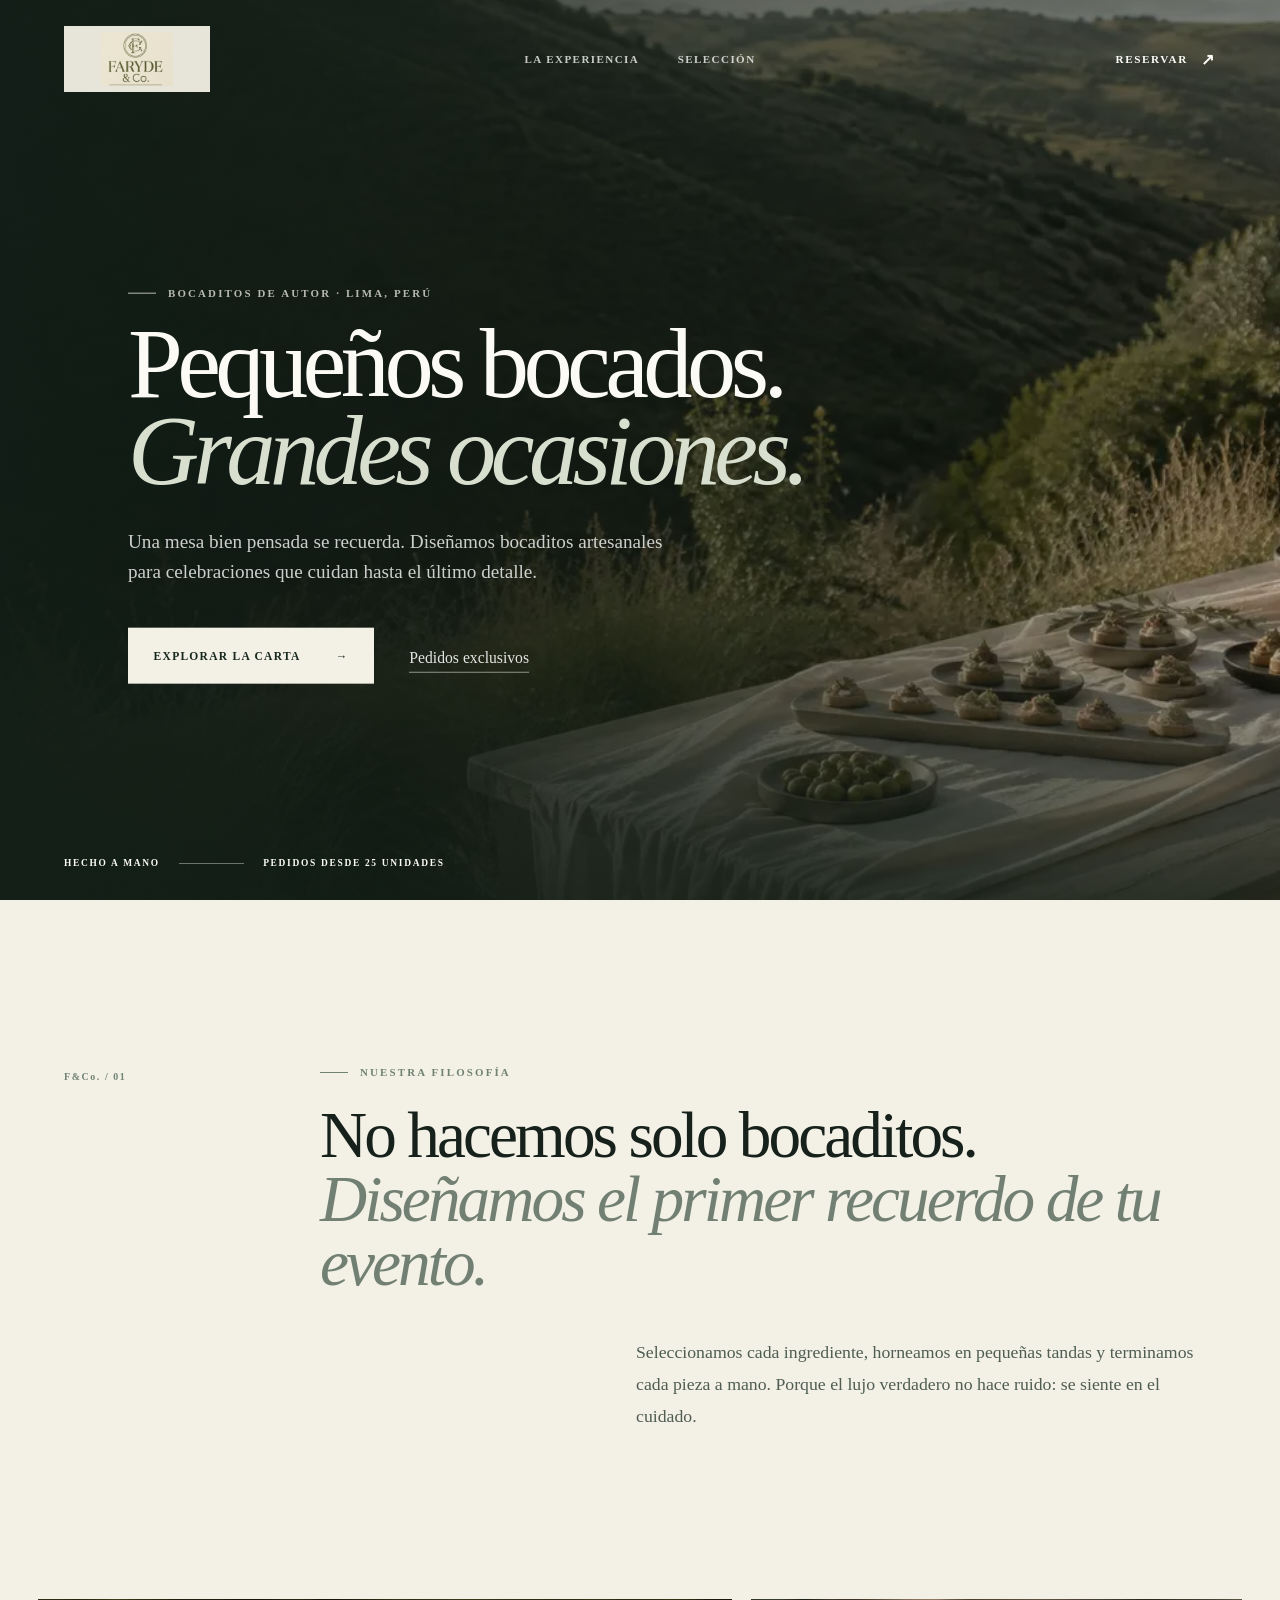
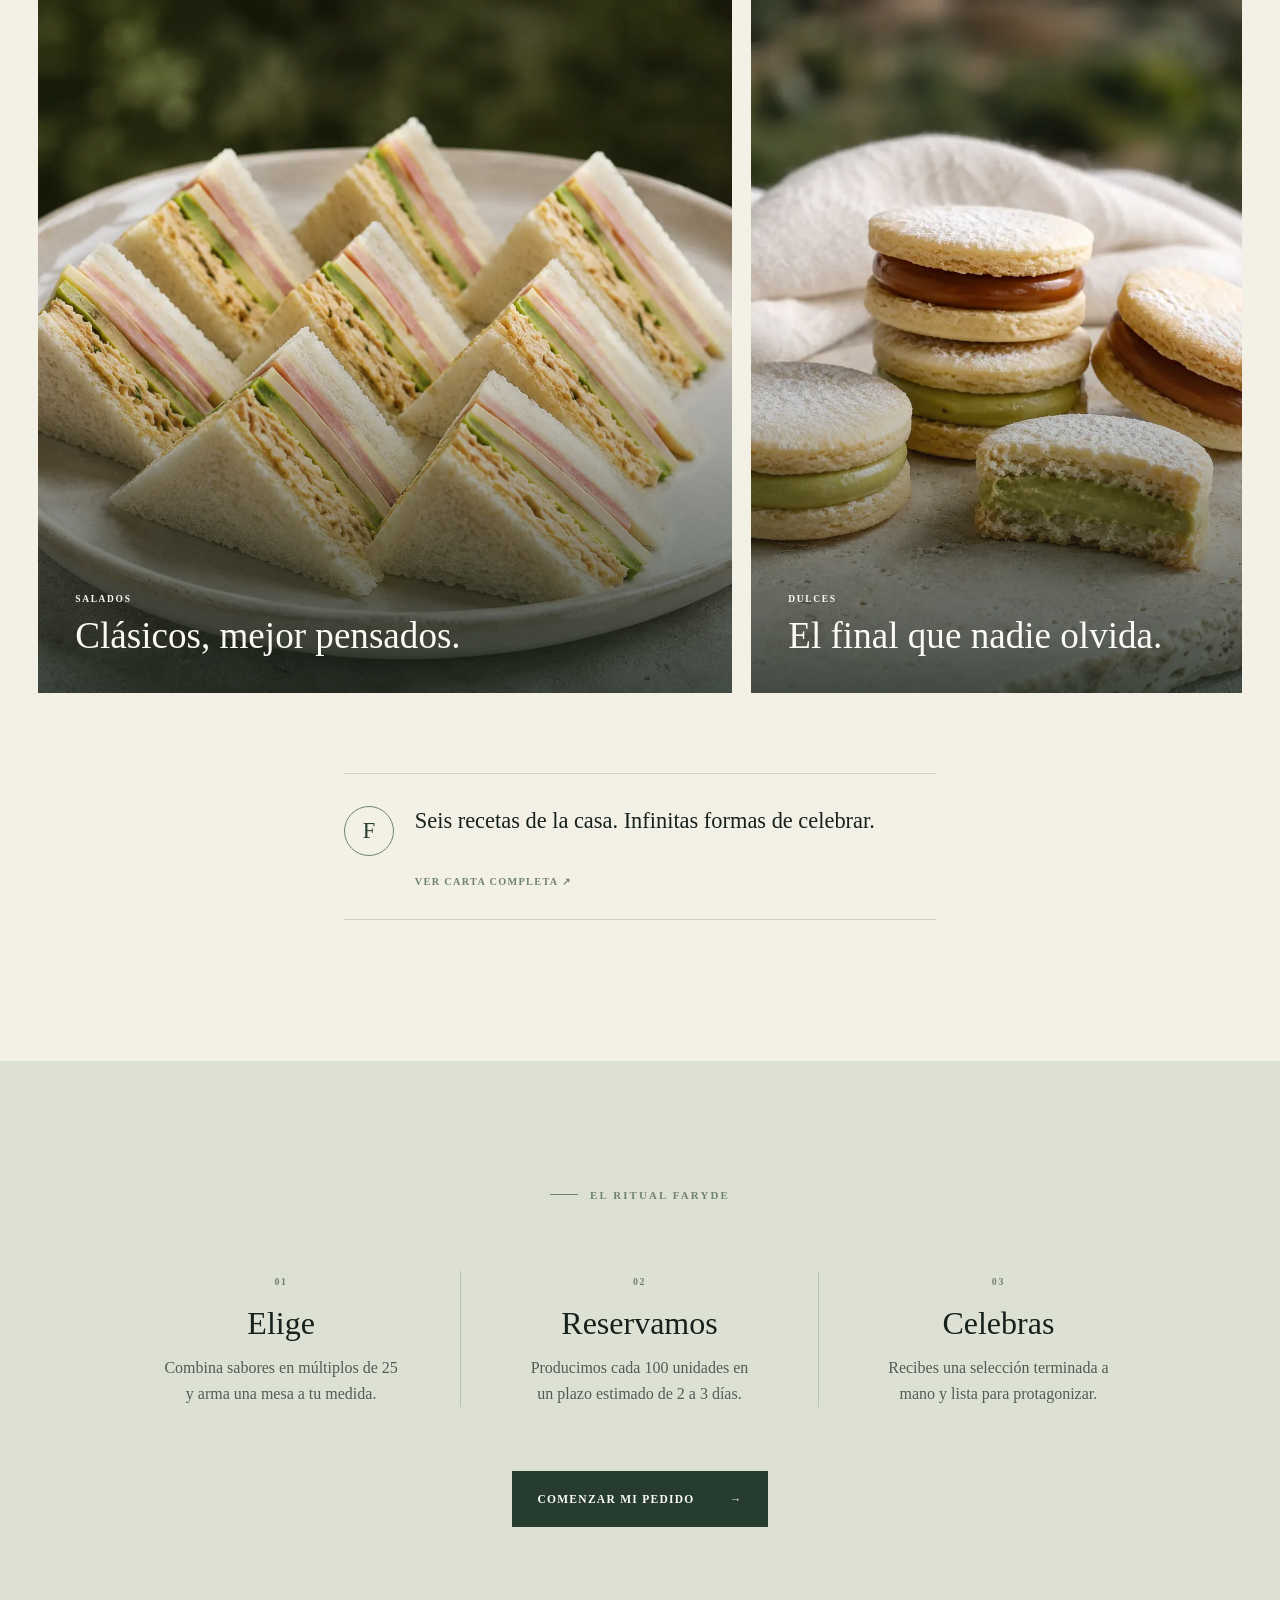
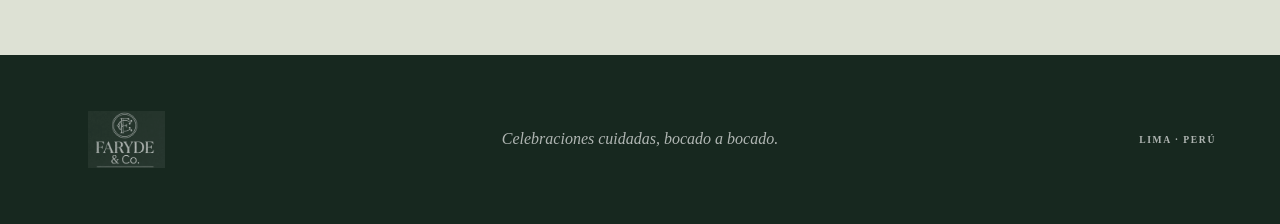
<file: index.html>
<!doctype html>
<html lang="es">
  <head>
    <meta charset="UTF-8" />
    <meta name="viewport" content="width=device-width, initial-scale=1.0" />
    <meta name="theme-color" content="#263c2f" />
    <meta
      name="description"
      content="Bocaditos artesanales para eventos: salados, dulces y experiencias cuidadas hasta el último detalle."
    />
    <link rel="icon" href="./favicon.svg" />
    <title>Faryde &amp; Co. — Bocaditos para Eventos</title>
    <script type="module" crossorigin src="./assets/index-DD1lXlvi.js"></script>
    <link rel="stylesheet" crossorigin href="./assets/index-CtFGhWg_.css">
  </head>
  <body>
    <div id="root"></div>
  </body>
</html>
</file>
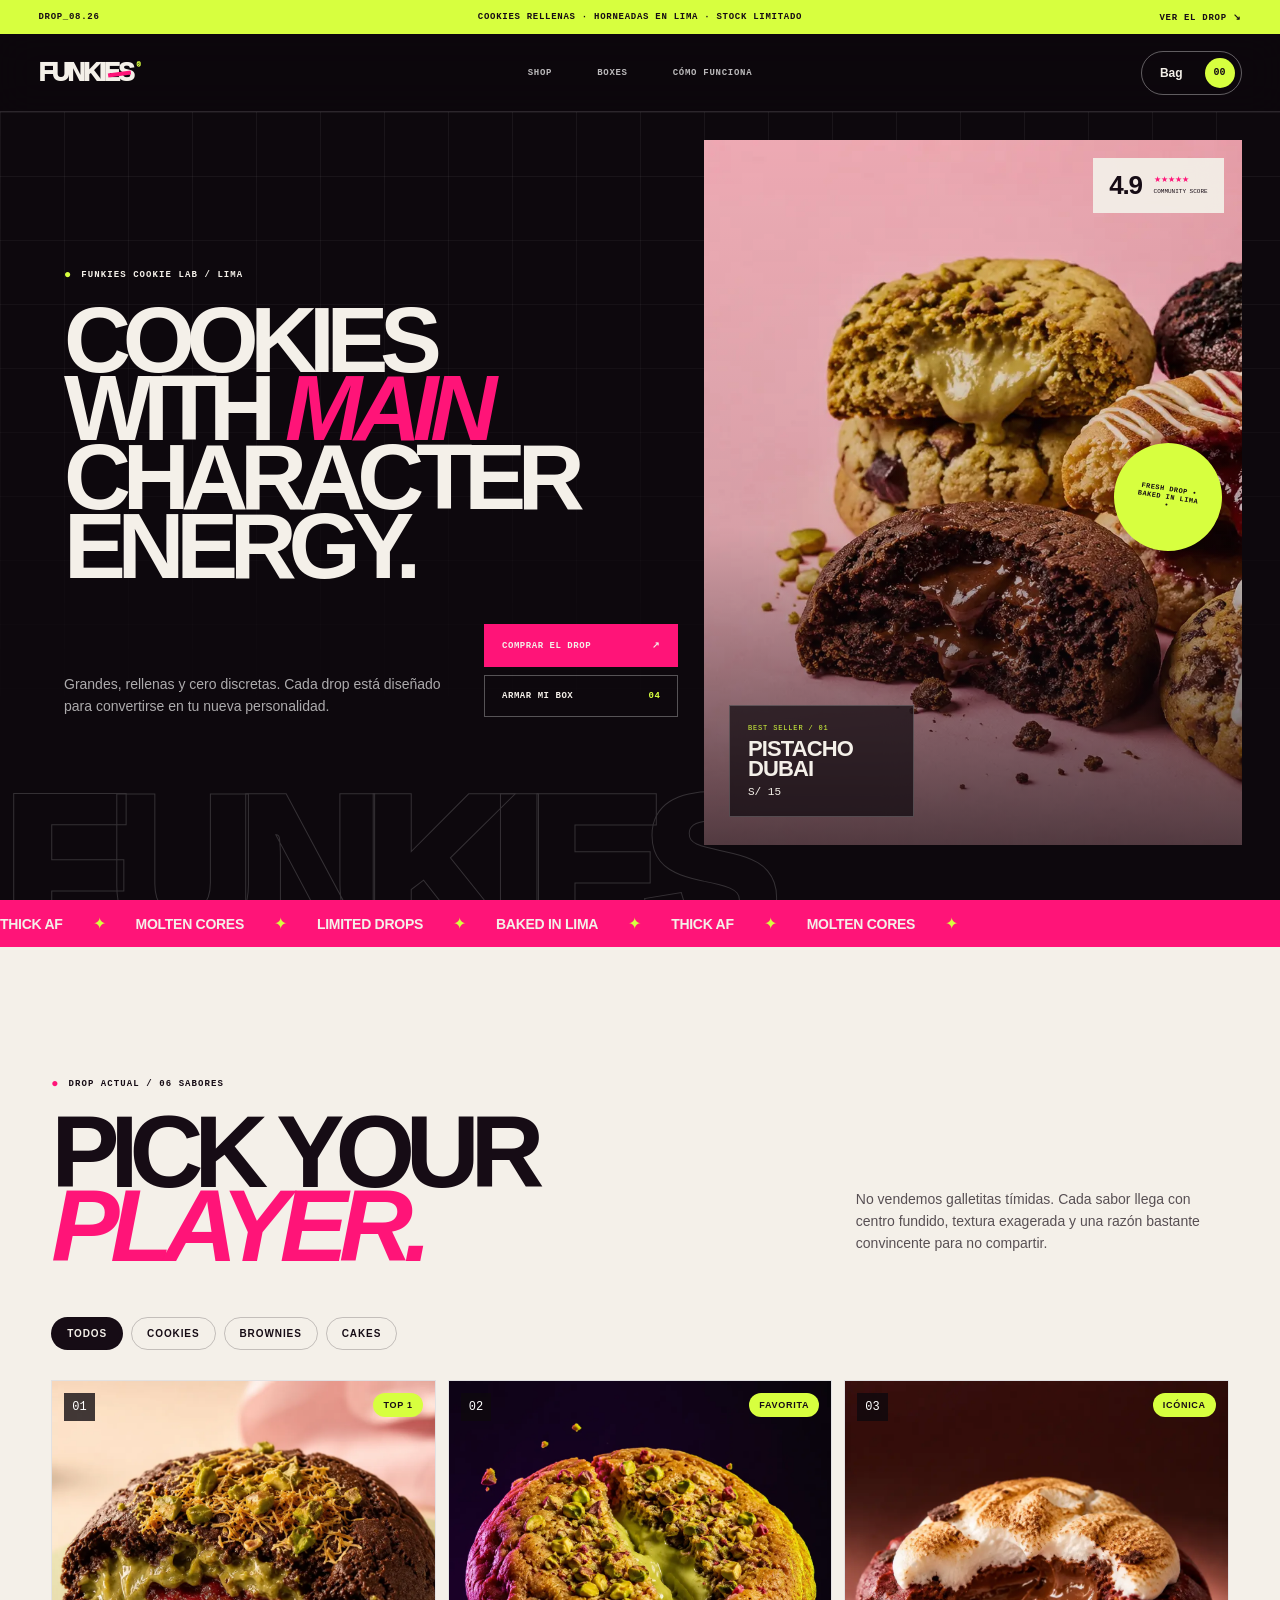
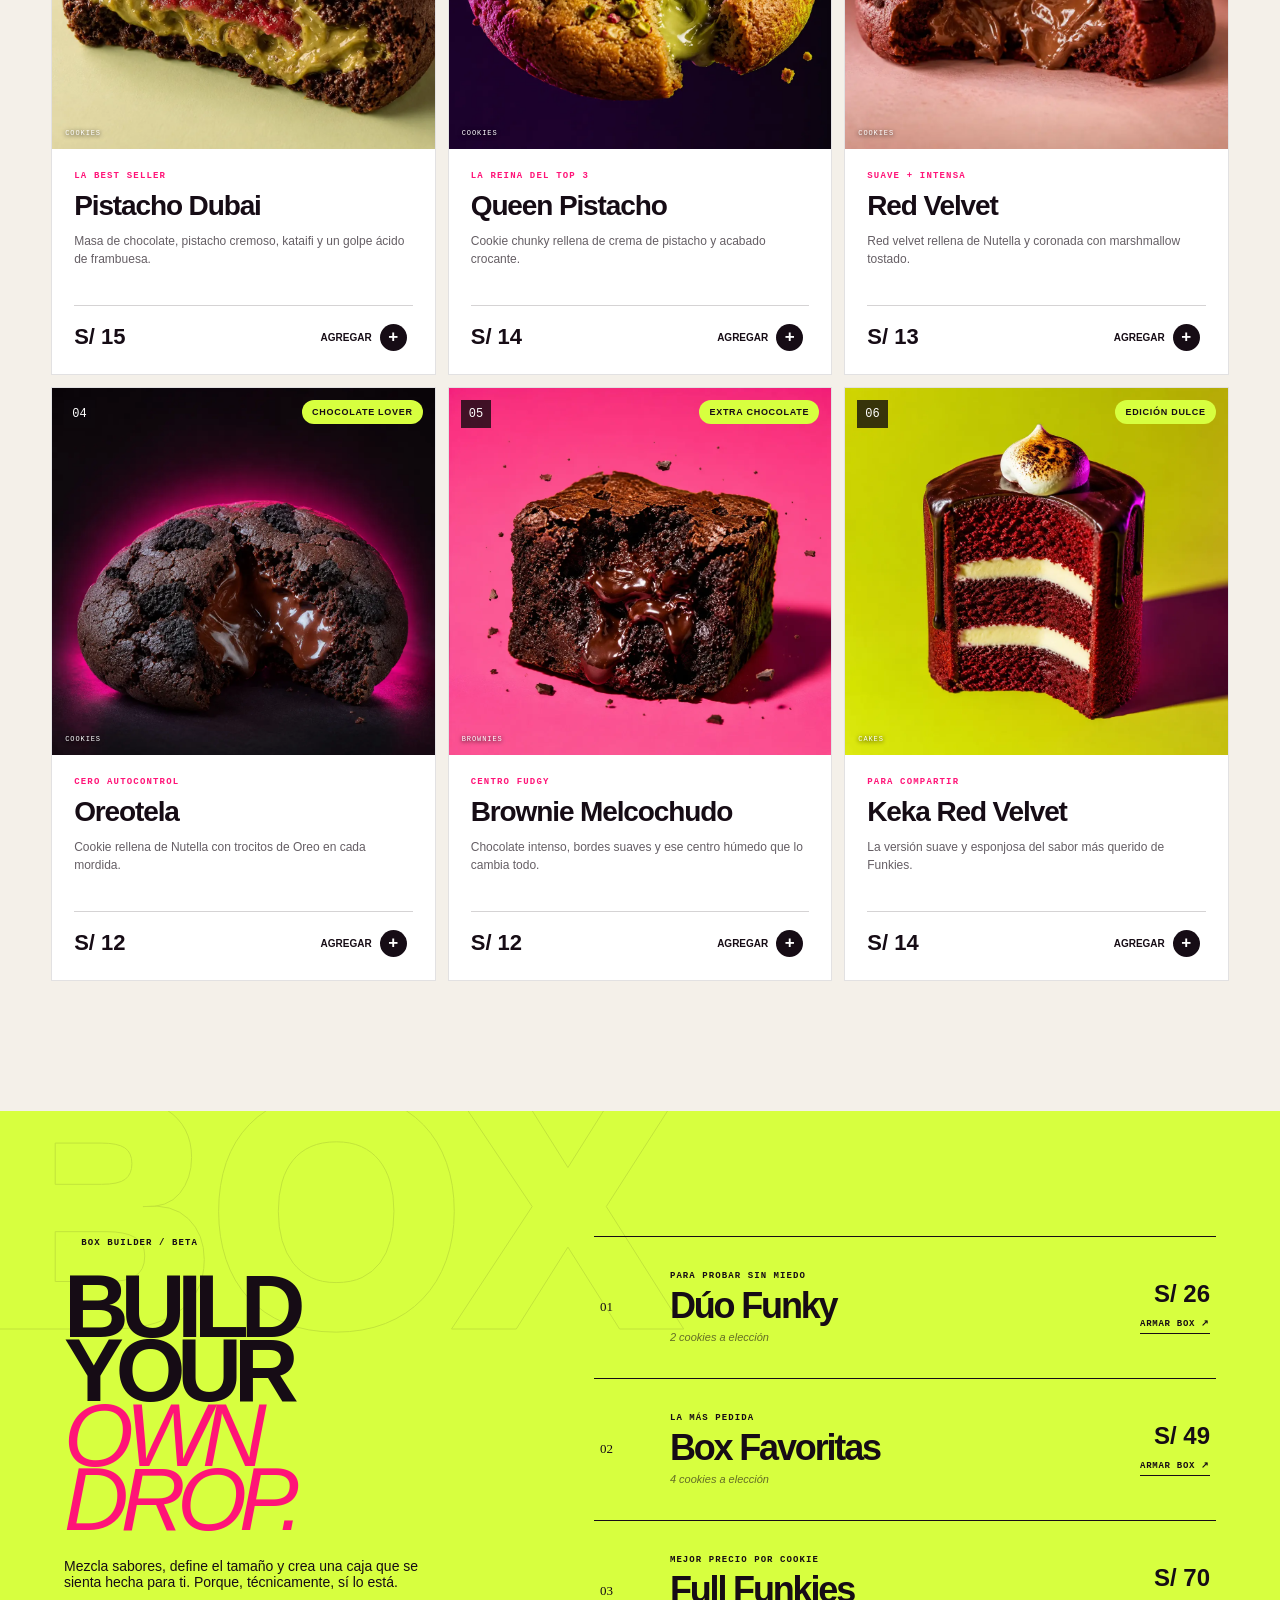
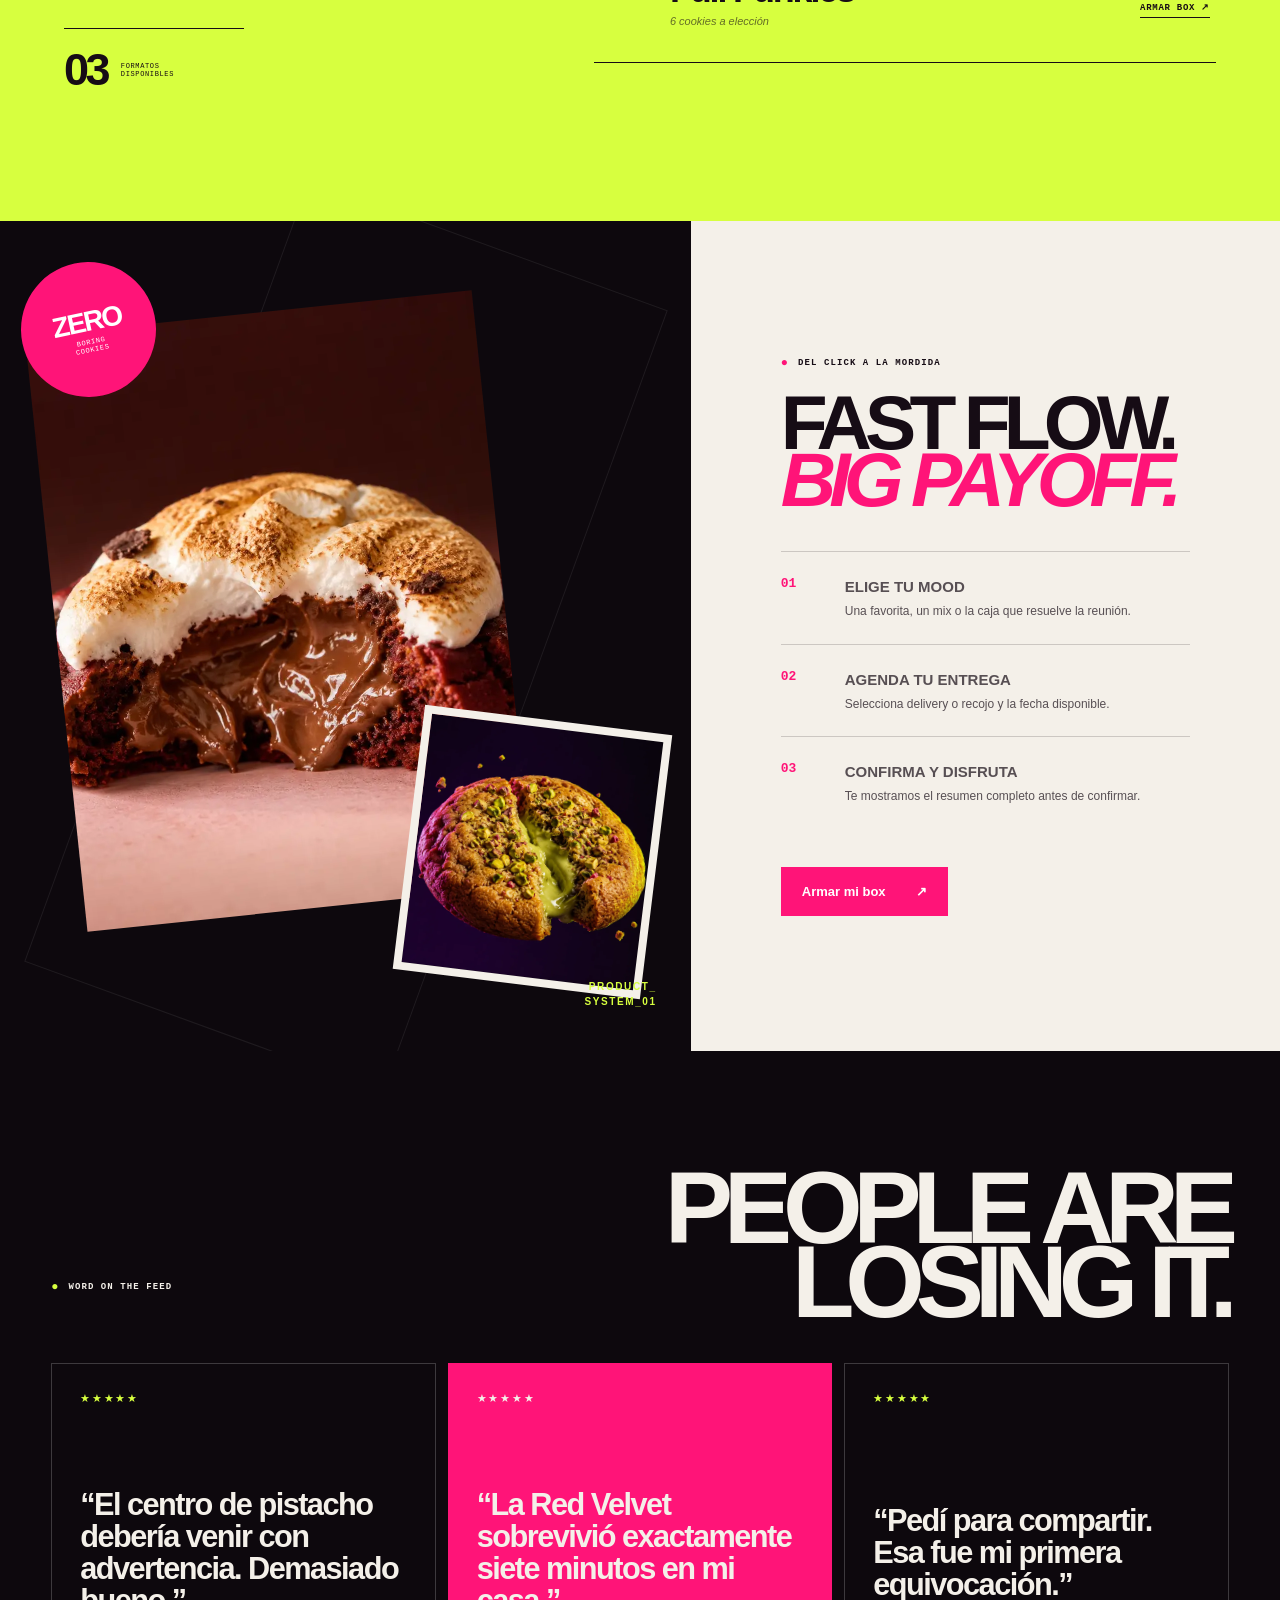
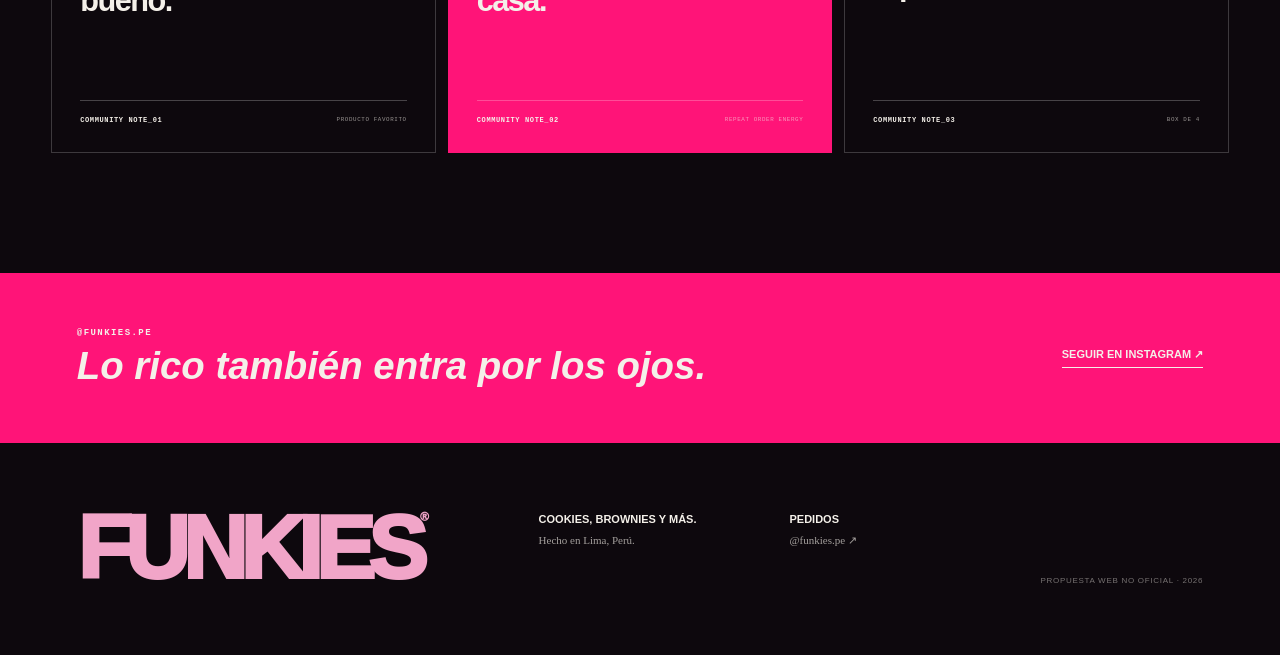
<file: funkies/index.html>
<!doctype html>
<html lang="es"><head><meta charset="utf-8"><meta name="viewport" content="width=device-width,initial-scale=1"><meta name="theme-color" content="#efabc9"><title>Funkies — Antojos fuera de serie</title><meta name="description" content="Cookies rellenas, brownies y antojos artesanales en Lima."><style>

:root {
  --font-geist-sans: Arial, Helvetica, sans-serif;
  --font-geist-mono: "Courier New", Courier, monospace;
  --ink: #251a20;
  --pink: #efabc9;
  --pink-hot: #da1977;
  --pink-soft: #f7d9e7;
  --cream: #fff7ec;
  --cocoa: #321e27;
  --pistachio: #c9d996;
  --line: rgba(37, 26, 32, 0.18);
}

* { box-sizing: border-box; }
html { scroll-behavior: smooth; }
body {
  margin: 0;
  background: var(--cream);
  color: var(--ink);
  font-family: Arial, Helvetica, sans-serif;
  overflow-x: hidden;
}
button, a { font: inherit; }
a { color: inherit; text-decoration: none; }
button { color: inherit; }

.demo-bar {
  background: var(--ink);
  color: #fff;
  font-size: 10px;
  letter-spacing: .17em;
  padding: 8px 20px;
  text-align: center;
  text-transform: uppercase;
}

.site-header {
  align-items: center;
  background: rgba(255, 247, 236, .9);
  backdrop-filter: blur(18px);
  border-bottom: 1px solid var(--line);
  display: grid;
  grid-template-columns: 1fr auto 1fr;
  min-height: 76px;
  padding: 0 5vw;
  position: sticky;
  top: 0;
  z-index: 40;
}
.brand { align-items: center; display: flex; font-size: 22px; font-weight: 950; letter-spacing: -.04em; gap: 10px; width: max-content; }
.brand-dot { align-items: center; background: var(--pink); border-radius: 50%; color: var(--pink-hot); display: flex; font-size: 20px; height: 38px; justify-content: center; width: 38px; }
.site-header nav { display: flex; gap: 34px; }
.site-header nav a { font-size: 12px; font-weight: 700; letter-spacing: .05em; }
.cart-pill { align-items: center; background: transparent; border: 1px solid var(--ink); border-radius: 999px; cursor: pointer; display: flex; gap: 14px; justify-self: end; padding: 7px 8px 7px 16px; }
.cart-pill span { font-size: 12px; font-weight: 700; }
.cart-pill strong { align-items: center; background: var(--pink-hot); border-radius: 50%; color: #fff; display: flex; height: 30px; justify-content: center; min-width: 30px; }

.hero { display: grid; grid-template-columns: 1.02fr .98fr; min-height: calc(100vh - 104px); }
.hero-copy { align-self: center; padding: 8vw 6vw 6vw; }
.eyebrow { align-items: center; display: flex; font-size: 11px; font-weight: 800; letter-spacing: .17em; margin: 0 0 25px; text-transform: uppercase; }
.eyebrow span { background: var(--pink-hot); border-radius: 50%; height: 7px; margin-right: 10px; width: 7px; }
.hero h1 { font-size: clamp(62px, 7.1vw, 112px); letter-spacing: -.075em; line-height: .87; margin: 0; max-width: 830px; }
.hero h1 em { color: var(--pink-hot); display: block; font-family: Georgia, serif; font-weight: 400; }
.hero-description { font-family: Georgia, serif; font-size: 18px; line-height: 1.6; margin: 32px 0; max-width: 560px; }
.hero-actions { align-items: center; display: flex; gap: 27px; }
.button { align-items: center; border-radius: 999px; display: inline-flex; font-size: 13px; font-weight: 800; gap: 30px; justify-content: center; padding: 16px 20px; }
.button-dark { background: var(--ink); color: #fff; }
.button-dark span { color: var(--pink); font-size: 17px; }
.text-link { border-bottom: 1px solid var(--ink); font-size: 12px; font-weight: 800; padding-bottom: 6px; }
.text-link span { margin-left: 9px; }
.proof-row { border-top: 1px solid var(--line); display: grid; gap: 22px; grid-template-columns: repeat(3, 1fr); margin-top: 58px; padding-top: 22px; }
.proof-row div { display: flex; flex-direction: column; gap: 6px; }
.proof-row strong { font-size: 11px; text-transform: uppercase; }
.proof-row span { font-family: Georgia, serif; font-size: 12px; opacity: .62; }

.hero-art { background: var(--pink) url('assets/funkies-hero.webp') center/cover no-repeat; min-height: 650px; overflow: hidden; position: relative; }
.hero-art::before { background: linear-gradient(180deg, rgba(37,26,32,0) 55%, rgba(37,26,32,.46)); content: ""; inset: 0; position: absolute; }
.hero-sticker { align-items: center; background: var(--cream); border: 1px solid var(--ink); border-radius: 50%; display: flex; flex-direction: column; font-family: Georgia, serif; font-size: 14px; height: 152px; justify-content: center; left: 7%; line-height: 1.1; position: absolute; text-align: center; top: 11%; transform: rotate(-11deg); width: 152px; z-index: 3; }
.hero-sticker strong { font-family: Arial, sans-serif; font-size: 14px; margin-top: 4px; text-transform: uppercase; }
.hero-sticker small { font-size: 8px; margin-top: 8px; }
.cookie { background: #7e4d31; border: 2px solid #43271f; border-radius: 46% 54% 50% 50%; box-shadow: inset -25px -25px 0 rgba(50,25,19,.13), 0 25px 40px rgba(37,26,32,.18); position: absolute; }
.cookie::before, .cookie::after, .cookie span { background: #281719; border-radius: 50%; content: ""; height: 12%; position: absolute; width: 12%; }
.cookie::before { left: 26%; top: 22%; }
.cookie::after { right: 22%; top: 45%; }
.cookie span { bottom: 23%; left: 39%; }
.cookie-one { height: 300px; left: 27%; top: 22%; transform: rotate(13deg); width: 300px; }
.cookie-two { background: #9fb566; height: 235px; right: -3%; top: 45%; transform: rotate(-18deg); width: 235px; }
.cookie-three { background: #60293a; bottom: -7%; height: 270px; left: 12%; transform: rotate(28deg); width: 270px; }
.hero-art > .cookie { display: none; }
.hero-note { bottom: 5%; color: var(--cream); font-size: 11px; font-weight: 800; letter-spacing: .12em; line-height: 1.5; position: absolute; right: 6%; text-align: right; text-transform: uppercase; }

.menu-preview { background: var(--ink); color: var(--cream); padding: 100px 5vw 120px; }
.section-heading { align-items: end; display: grid; gap: 30px; grid-template-columns: 1.4fr .6fr; margin-bottom: 48px; }
.section-heading h2 { font-size: clamp(46px, 5.5vw, 82px); letter-spacing: -.065em; line-height: .95; margin: 0; }
.section-heading > p { font-family: Georgia, serif; font-size: 15px; line-height: 1.6; margin: 0 0 8px; opacity: .7; }
.filter-row { display: flex; gap: 8px; margin: -18px 0 32px; overflow-x: auto; padding-bottom: 4px; }
.filter-row button { background: transparent; border: 1px solid rgba(255,247,236,.35); border-radius: 999px; color: var(--cream); cursor: pointer; font-size: 10px; font-weight: 900; letter-spacing: .09em; padding: 10px 15px; text-transform: uppercase; }
.filter-row button.active { background: var(--cream); color: var(--ink); }
.product-grid { display: grid; gap: 14px; grid-template-columns: repeat(3, 1fr); }
.product-card { background: var(--cream); color: var(--ink); min-width: 0; }
.product-visual { background: #eec6d8; height: 270px; overflow: hidden; position: relative; }
.product-card.pistachio .product-visual,
.product-card.queen .product-visual { background: #dbe5b9 url('assets/funkies-pistachio.webp') center/cover no-repeat; }
.product-card.velvet .product-visual { background: #b84a65 url('assets/funkies-red-velvet.webp') center/cover no-repeat; }
.product-card.oreo .product-visual { background: #d9d0cb; }
.product-card.brownie .product-visual { background: #b98d7a; }
.product-card.cake .product-visual { background-color: #c46b80; }
.product-index { font-family: Georgia, serif; font-size: 12px; left: 15px; opacity: .7; position: absolute; top: 15px; }
.product-badge { background: var(--cream); border-radius: 999px; font-size: 9px; font-weight: 900; letter-spacing: .08em; padding: 7px 10px; position: absolute; right: 12px; text-transform: uppercase; top: 12px; z-index: 2; }
.mini-cookie { background: #6e402c; border: 1px solid #41251f; border-radius: 49%; bottom: -10px; box-shadow: 0 22px 35px rgba(37,26,32,.22); height: 210px; left: 50%; position: absolute; transform: translateX(-50%) rotate(-8deg); width: 210px; }
.mini-cookie::before, .mini-cookie::after, .mini-cookie i { background: #241316; border-radius: 50%; content: ""; height: 17px; position: absolute; width: 17px; }
.mini-cookie::before { left: 46px; top: 45px; }
.mini-cookie::after { right: 46px; top: 90px; }
.mini-cookie i { bottom: 46px; left: 92px; }
.velvet .mini-cookie { background: #713345; }
.queen .mini-cookie, .pistachio .mini-cookie { background: #76634a; }
.oreo .mini-cookie { background: #4a3a38; }
.brownie .mini-cookie { background: #3c2221; border-radius: 18px; height: 180px; transform: translateX(-50%) rotate(-4deg); width: 220px; }
.pistachio .mini-cookie, .queen .mini-cookie, .velvet .mini-cookie { display: none; }
.product-info { padding: 24px; }
.product-info > p { color: var(--pink-hot); font-size: 9px; font-weight: 900; letter-spacing: .13em; margin: 0 0 9px; text-transform: uppercase; }
.product-info h3 { font-size: 25px; letter-spacing: -.04em; margin: 0 0 10px; }
.product-info > span { display: block; font-family: Georgia, serif; font-size: 12px; line-height: 1.5; min-height: 55px; opacity: .66; }
.product-action { align-items: center; border-top: 1px solid var(--line); display: flex; justify-content: space-between; margin-top: 18px; padding-top: 17px; }
.product-action strong { font-size: 19px; }
.product-action button { align-items: center; background: transparent; border: 0; cursor: pointer; display: flex; font-size: 10px; font-weight: 900; gap: 8px; text-transform: uppercase; }
.product-action button b { align-items: center; background: var(--pink-hot); border-radius: 50%; color: #fff; display: flex; font-size: 17px; height: 27px; justify-content: center; width: 27px; }

.packs-section { background: var(--pink); display: grid; gap: 8vw; grid-template-columns: .78fr 1.22fr; padding: 120px 6vw; }
.packs-intro { align-self: center; }
.packs-intro h2 { font-size: clamp(48px, 5.2vw, 82px); letter-spacing: -.065em; line-height: .92; margin: 0 0 26px; }
.packs-intro h2 em { color: var(--cream); font-family: Georgia, serif; font-weight: 400; }
.packs-intro > p:last-child { font-family: Georgia, serif; font-size: 16px; line-height: 1.6; max-width: 430px; }
.pack-list { border-top: 1px solid var(--ink); }
.pack-card { align-items: center; background: transparent; border: 0; border-bottom: 1px solid var(--ink); color: var(--ink); cursor: pointer; display: grid; gap: 22px; grid-template-columns: 48px 1fr auto; padding: 30px 5px; text-align: left; transition: background .2s, padding .2s; width: 100%; }
.pack-card:hover { background: rgba(255,247,236,.3); padding-left: 18px; padding-right: 18px; }
.pack-number { font-family: Georgia, serif; font-size: 13px; }
.pack-copy { display: flex; flex-direction: column; gap: 4px; }
.pack-copy small { font-size: 9px; font-weight: 900; letter-spacing: .12em; text-transform: uppercase; }
.pack-copy strong { font-size: 29px; letter-spacing: -.04em; }
.pack-copy em { font-family: Georgia, serif; font-size: 13px; opacity: .7; }
.pack-price { align-items: flex-end; display: flex; flex-direction: column; font-size: 24px; font-weight: 900; }
.pack-price b { border-bottom: 1px solid var(--ink); font-size: 9px; letter-spacing: .08em; margin-top: 10px; padding-bottom: 4px; text-transform: uppercase; }

.ritual-section { background: var(--cream); display: grid; grid-template-columns: 1fr 1fr; min-height: 760px; }
.ritual-photo { align-items: center; background: var(--cocoa); display: flex; justify-content: center; overflow: hidden; position: relative; }
.ritual-photo::before { border: 1px solid rgba(255,255,255,.25); border-radius: 50%; content: ""; height: 70%; position: absolute; width: 70%; }
.ritual-photo img { border-radius: 50%; box-shadow: 0 25px 70px rgba(0,0,0,.3); max-width: 60%; position: relative; transform: rotate(-7deg); z-index: 1; }
.ritual-photo > span { bottom: 5%; color: var(--pink); font-size: 10px; font-weight: 900; letter-spacing: .16em; line-height: 1.5; position: absolute; right: 5%; text-align: right; }
.ritual-content { align-self: center; padding: 90px 9vw; }
.ritual-content h2 { font-size: clamp(52px, 5vw, 78px); letter-spacing: -.06em; line-height: .92; margin: 0 0 42px; }
.ritual-content ol { list-style: none; margin: 0 0 38px; padding: 0; }
.ritual-content li { align-items: start; border-top: 1px solid var(--line); display: grid; gap: 22px; grid-template-columns: 42px 1fr; padding: 20px 0; }
.ritual-content li b { color: var(--pink-hot); font-family: Georgia, serif; font-size: 13px; }
.ritual-content li span { display: flex; flex-direction: column; font-family: Georgia, serif; font-size: 13px; gap: 6px; line-height: 1.4; opacity: .7; }
.ritual-content li strong { font-family: Arial, sans-serif; font-size: 14px; opacity: 1; text-transform: uppercase; }
.button-hot { background: var(--pink-hot); color: #fff; }

.instagram-strip { align-items: center; background: var(--pistachio); display: flex; justify-content: space-between; padding: 55px 6vw; }
.instagram-strip div { display: flex; flex-direction: column; gap: 6px; }
.instagram-strip span { font-size: 9px; font-weight: 900; letter-spacing: .16em; }
.instagram-strip strong { font-family: Georgia, serif; font-size: clamp(22px, 3vw, 42px); font-weight: 400; }
.instagram-strip a { border-bottom: 1px solid var(--ink); font-size: 11px; font-weight: 900; padding-bottom: 6px; text-transform: uppercase; }
footer { align-items: start; background: var(--ink); color: var(--cream); display: grid; gap: 40px; grid-template-columns: 2fr 1fr 1fr auto; padding: 70px 6vw; }
.footer-brand { color: var(--pink); font-size: clamp(48px, 7vw, 105px); font-weight: 950; letter-spacing: -.08em; line-height: .8; }
.footer-brand span { font-size: 12px; vertical-align: top; }
footer > div:not(.footer-brand) { display: flex; flex-direction: column; font-size: 11px; gap: 9px; }
footer > div:not(.footer-brand) strong { text-transform: uppercase; }
footer > div:not(.footer-brand) span, footer > div:not(.footer-brand) a { font-family: Georgia, serif; opacity: .65; }
footer small { align-self: end; font-size: 8px; letter-spacing: .09em; opacity: .45; text-transform: uppercase; }

.overlay { align-items: stretch; background: rgba(31,18,25,.66); display: flex; inset: 0; justify-content: flex-end; position: fixed; z-index: 100; }
.cart-drawer { background: var(--cream); box-shadow: -20px 0 70px rgba(0,0,0,.22); display: grid; grid-template-rows: auto 1fr auto; height: 100%; max-width: 520px; width: 100%; }
.drawer-head, .builder-head { align-items: start; border-bottom: 1px solid var(--line); display: flex; justify-content: space-between; padding: 30px 34px 24px; }
.drawer-head p, .builder-head p { color: var(--pink-hot); font-size: 9px; font-weight: 900; letter-spacing: .13em; margin: 0 0 5px; text-transform: uppercase; }
.drawer-head h2, .builder-head h2 { font-size: 32px; letter-spacing: -.05em; margin: 0; }
.drawer-head > button, .builder-head > button { background: transparent; border: 1px solid var(--ink); border-radius: 50%; cursor: pointer; font-size: 25px; height: 38px; line-height: 1; width: 38px; }
.drawer-body { overflow-y: auto; padding: 8px 34px; }
.empty-cart { align-items: center; display: flex; flex-direction: column; justify-content: center; min-height: 420px; text-align: center; }
.empty-cart > span { font-size: 55px; }
.empty-cart h3 { font-size: 28px; margin: 16px 0 5px; }
.empty-cart p { font-family: Georgia, serif; font-size: 14px; line-height: 1.5; max-width: 280px; opacity: .65; }
.empty-cart button, .keep-shopping { background: transparent; border: 0; border-bottom: 1px solid var(--ink); cursor: pointer; font-size: 10px; font-weight: 900; padding: 6px 0; text-transform: uppercase; }
.cart-line { align-items: center; border-bottom: 1px solid var(--line); display: grid; gap: 14px; grid-template-columns: 76px 1fr auto; padding: 18px 0; }
.cart-thumb { background-color: var(--pink-soft); background-position: center; background-size: cover; height: 76px; width: 76px; }
.cart-thumb.oreo { background: #4a3a38; }
.cart-thumb.brownie { background: #3c2221; }
.box-thumb { align-items: center; background: var(--pink); display: flex; font-size: 28px; font-weight: 900; justify-content: center; }
.cart-line > div:nth-child(2) { display: flex; flex-direction: column; min-width: 0; }
.cart-line > div:nth-child(2) strong { font-size: 14px; }
.cart-line > div:nth-child(2) span { display: -webkit-box; font-family: Georgia, serif; font-size: 10px; line-height: 1.4; margin-top: 5px; opacity: .6; overflow: hidden; -webkit-box-orient: vertical; -webkit-line-clamp: 2; }
.qty { align-items: center; border: 1px solid var(--line); border-radius: 999px; display: flex; }
.qty button { background: transparent; border: 0; cursor: pointer; height: 30px; width: 30px; }
.qty button:disabled { cursor: not-allowed; opacity: .25; }
.qty b { font-size: 11px; min-width: 14px; text-align: center; }
.drawer-foot { border-top: 1px solid var(--line); padding: 22px 34px 28px; }
.drawer-foot > div { display: flex; justify-content: space-between; }
.drawer-foot > div strong { font-size: 22px; }
.drawer-foot > small { display: block; font-family: Georgia, serif; font-size: 10px; margin: 7px 0 16px; opacity: .6; }
.checkout-button { align-items: center; background: var(--ink); border: 0; color: #fff; cursor: pointer; display: flex; font-size: 11px; font-weight: 900; justify-content: space-between; letter-spacing: .06em; padding: 17px 19px; text-transform: uppercase; width: 100%; }
.checkout-button:disabled { cursor: not-allowed; opacity: .35; }
.checkout-button span { color: var(--pink); font-size: 18px; }
.keep-shopping { display: block; margin: 14px auto 0; }

.pack-overlay { align-items: center; justify-content: center; padding: 25px; }
.pack-builder { background: var(--cream); max-height: 92vh; max-width: 700px; overflow-y: auto; width: 100%; }
.builder-progress { background: #eadfe2; height: 5px; position: relative; }
.builder-progress > span { background: var(--pink-hot); height: 100%; left: 0; position: absolute; top: 0; transition: width .2s; }
.builder-progress p { font-size: 9px; font-weight: 900; letter-spacing: .08em; margin: 12px 34px 0; text-align: right; text-transform: uppercase; }
.builder-flavors { padding: 13px 34px 20px; }
.builder-flavor { align-items: center; border-bottom: 1px solid var(--line); display: grid; gap: 15px; grid-template-columns: 65px 1fr auto; padding: 13px 0; }
.flavor-dot { background: var(--pink); background-position: center; background-size: cover; border-radius: 50%; height: 65px; width: 65px; }
.flavor-dot.oreo { background: #4a3a38; }
.builder-flavor > div:nth-child(2) { display: flex; flex-direction: column; gap: 4px; }
.builder-flavor > div:nth-child(2) span { font-family: Georgia, serif; font-size: 11px; opacity: .6; }
.pack-builder > .checkout-button { margin: 0 34px 30px; width: calc(100% - 68px); }

.checkout-shell { background: var(--cream); inset: 0; overflow-y: auto; position: fixed; z-index: 120; }
.checkout-header { align-items: center; border-bottom: 1px solid var(--line); display: grid; grid-template-columns: 1fr auto 1fr; min-height: 82px; padding: 0 5vw; }
.checkout-header > button { background: transparent; border: 0; cursor: pointer; font-size: 11px; font-weight: 900; justify-self: end; text-transform: uppercase; }
.checkout-steps { align-items: center; display: flex; }
.checkout-steps b { align-items: center; background: transparent; border: 1px solid var(--line); border-radius: 50%; display: flex; font-size: 9px; height: 25px; justify-content: center; position: relative; width: 25px; }
.checkout-steps b.active { background: var(--pink-hot); border-color: var(--pink-hot); color: white; }
.checkout-steps b span { color: var(--ink); font-size: 8px; left: 50%; letter-spacing: .08em; position: absolute; text-transform: uppercase; top: 32px; transform: translateX(-50%); }
.checkout-steps i { background: var(--line); height: 1px; width: 75px; }
.checkout-layout { display: grid; grid-template-columns: 1fr 390px; margin: 0 auto; max-width: 1180px; min-height: calc(100vh - 83px); }
.checkout-form { padding: 80px 8vw 90px 20px; }
.checkout-form section { margin: 0 auto; max-width: 660px; }
.checkout-form h2 { font-size: clamp(42px, 5vw, 70px); letter-spacing: -.06em; line-height: .95; margin: 0 0 42px; }
.checkout-form label { display: flex; flex-direction: column; font-size: 9px; font-weight: 900; gap: 8px; letter-spacing: .09em; margin-bottom: 19px; text-transform: uppercase; }
.checkout-form input, .checkout-form select, .checkout-form textarea { background: #fffdf8; border: 1px solid var(--line); border-radius: 0; color: var(--ink); font-family: Arial, sans-serif; font-size: 14px; outline: 0; padding: 15px; text-transform: none; width: 100%; }
.checkout-form input:focus, .checkout-form select:focus, .checkout-form textarea:focus { border-color: var(--pink-hot); }
.checkout-form textarea { min-height: 90px; resize: vertical; }
.field-row { display: grid; gap: 16px; grid-template-columns: 1fr 1fr; }
.choice-grid { display: grid; gap: 12px; grid-template-columns: 1fr 1fr; margin-bottom: 22px; }
.choice-grid button { background: transparent; border: 1px solid var(--line); cursor: pointer; display: flex; flex-direction: column; padding: 20px; text-align: left; }
.choice-grid button.active { background: var(--pink-soft); border-color: var(--pink-hot); }
.choice-grid button b { font-size: 15px; }
.choice-grid button span { font-family: Georgia, serif; font-size: 11px; margin-top: 5px; opacity: .6; }
.form-nav { align-items: center; display: flex; gap: 25px; justify-content: flex-end; margin-top: 25px; }
.form-nav > button:first-child { background: transparent; border: 0; cursor: pointer; font-size: 10px; font-weight: 900; text-transform: uppercase; }
.form-nav .checkout-button { width: auto; min-width: 260px; }
.order-summary { background: var(--pink-soft); border-left: 1px solid var(--line); padding: 72px 42px; }
.order-summary > p { color: var(--pink-hot); font-size: 9px; font-weight: 900; letter-spacing: .12em; margin: 0; text-transform: uppercase; }
.order-summary h3 { font-size: 34px; letter-spacing: -.04em; margin: 6px 0 32px; }
.summary-lines { border-bottom: 1px solid var(--line); border-top: 1px solid var(--line); padding: 14px 0; }
.summary-lines div, .summary-totals div { display: flex; font-size: 11px; gap: 15px; justify-content: space-between; padding: 8px 0; }
.summary-lines span { font-family: Georgia, serif; }
.summary-totals { padding-top: 12px; }
.summary-totals div:last-child { border-top: 1px solid var(--line); font-size: 18px; margin-top: 8px; padding-top: 17px; }
.order-summary > small { display: block; font-family: Georgia, serif; font-size: 9px; margin-top: 17px; opacity: .55; }
.payment-list { display: grid; gap: 10px; margin-bottom: 20px; }
.payment-list button { align-items: center; background: transparent; border: 1px solid var(--line); cursor: pointer; display: flex; gap: 15px; padding: 16px; text-align: left; }
.payment-list button.active { background: var(--pink-soft); border-color: var(--pink-hot); }
.payment-list button i { color: var(--pink-hot); font-style: normal; }
.payment-list button span { display: flex; flex-direction: column; gap: 4px; }
.payment-list button b { font-size: 13px; }
.payment-list button small { font-family: Georgia, serif; opacity: .6; }
.demo-payment { background: #f1e7cf; border-left: 3px solid #c89e37; margin: 20px 0; padding: 16px; }
.demo-payment strong { font-size: 10px; text-transform: uppercase; }
.demo-payment p { font-family: Georgia, serif; font-size: 11px; line-height: 1.5; margin: 5px 0 0; opacity: .7; }
.checkout-form label.terms { align-items: start; flex-direction: row; font-family: Georgia, serif; font-size: 10px; font-weight: 400; letter-spacing: 0; line-height: 1.5; text-transform: none; }
.terms input { margin: 2px 0 0; width: auto; }
.order-success { align-items: center; display: flex; flex-direction: column; justify-content: center; margin: 0 auto; max-width: 700px; min-height: calc(100vh - 83px); padding: 60px 20px; text-align: center; }
.order-success > span { align-items: center; background: var(--pistachio); border-radius: 50%; display: flex; font-size: 35px; height: 80px; justify-content: center; width: 80px; }
.order-success > p:first-of-type { color: var(--pink-hot); font-size: 9px; font-weight: 900; letter-spacing: .14em; margin-top: 25px; text-transform: uppercase; }
.order-success h2 { font-size: clamp(50px, 7vw, 90px); letter-spacing: -.07em; line-height: .9; margin: 8px 0 22px; }
.order-success > strong { border: 1px solid var(--ink); font-size: 13px; letter-spacing: .15em; padding: 12px 20px; }
.order-success > p:last-of-type { font-family: Georgia, serif; font-size: 13px; line-height: 1.6; max-width: 500px; opacity: .65; }
.order-success > div { display: flex; gap: 15px; margin-top: 20px; }
.order-success a, .order-success button { background: var(--ink); border: 0; color: #fff; cursor: pointer; font-size: 10px; font-weight: 900; padding: 16px 19px; text-transform: uppercase; }
.order-success button { background: transparent; border: 1px solid var(--ink); color: var(--ink); }

@media (max-width: 980px) {
  .site-header { grid-template-columns: 1fr 1fr; }
  .site-header nav { display: none; }
  .hero { grid-template-columns: 1fr; }
  .hero-copy { padding: 80px 6vw 55px; }
  .hero-art { min-height: 620px; }
  .product-grid { grid-template-columns: repeat(2, 1fr); }
  .packs-section { grid-template-columns: 1fr; }
  .ritual-section { grid-template-columns: 1fr; }
  .ritual-photo { min-height: 580px; }
  footer { grid-template-columns: 1fr 1fr; }
  .footer-brand { grid-column: 1 / -1; }
  .checkout-layout { grid-template-columns: 1fr 330px; }
  .checkout-form { padding-left: 30px; padding-right: 30px; }
}
@media (max-width: 620px) {
  .demo-bar { font-size: 8px; }
  .site-header { min-height: 66px; padding: 0 18px; }
  .brand { font-size: 18px; }
  .brand-dot { height: 32px; width: 32px; }
  .cart-pill span { display: none; }
  .hero h1 { font-size: 58px; }
  .hero-actions { align-items: flex-start; flex-direction: column; }
  .proof-row { grid-template-columns: 1fr; }
  .hero-art { min-height: 500px; }
  .cookie-one { height: 230px; left: 24%; top: 24%; width: 230px; }
  .cookie-two { height: 175px; width: 175px; }
  .cookie-three { height: 190px; width: 190px; }
  .hero-sticker { height: 118px; width: 118px; }
  .section-heading { align-items: start; grid-template-columns: 1fr; }
  .product-grid { grid-template-columns: 1fr; }
  .packs-section { padding: 80px 20px; }
  .pack-card { grid-template-columns: 36px 1fr; }
  .pack-price { align-items: flex-start; grid-column: 2; }
  .ritual-photo { min-height: 420px; }
  .ritual-content { padding: 70px 22px; }
  .instagram-strip { align-items: flex-start; flex-direction: column; gap: 25px; padding: 40px 22px; }
  footer { grid-template-columns: 1fr; padding: 60px 22px; }
  .footer-brand { grid-column: auto; }
  .drawer-head, .drawer-body, .drawer-foot { padding-left: 20px; padding-right: 20px; }
  .cart-line { grid-template-columns: 62px 1fr; }
  .cart-thumb { height: 62px; width: 62px; }
  .cart-line > .qty { grid-column: 2; justify-self: start; }
  .pack-overlay { padding: 0; }
  .pack-builder { height: 100%; max-height: none; }
  .builder-head, .builder-flavors { padding-left: 20px; padding-right: 20px; }
  .builder-progress p { margin-right: 20px; }
  .pack-builder > .checkout-button { margin-left: 20px; margin-right: 20px; width: calc(100% - 40px); }
  .builder-flavor { grid-template-columns: 52px 1fr auto; }
  .flavor-dot { height: 52px; width: 52px; }
  .checkout-header { grid-template-columns: 1fr auto; padding: 0 18px; }
  .checkout-header .brand { font-size: 16px; }
  .checkout-steps { bottom: 0; grid-column: 1 / -1; justify-content: center; left: 0; position: absolute; right: 0; }
  .checkout-header { padding-bottom: 28px; position: relative; }
  .checkout-layout { display: flex; flex-direction: column-reverse; }
  .order-summary { border-bottom: 1px solid var(--line); border-left: 0; padding: 32px 22px; }
  .checkout-form { padding: 55px 22px 80px; }
  .field-row, .choice-grid { grid-template-columns: 1fr; }
  .form-nav { align-items: stretch; flex-direction: column-reverse; }
  .form-nav .checkout-button { min-width: 0; width: 100%; }
  .order-success > div { flex-direction: column; width: 100%; }
}

/* ——— FUNKIES V2 / high-growth brand system ——— */
:root {
  --ink: #160c15;
  --night: #0d080d;
  --paper: #f4f0e9;
  --cream: #f4f0e9;
  --pink: #f1a5c8;
  --pink-hot: #ff1478;
  --pink-soft: #ffd8e9;
  --acid: #d7ff3f;
  --pistachio: #d7ff3f;
  --cocoa: #25131f;
  --line: rgba(22, 12, 21, .18);
}

body { background: var(--night); font-family: var(--font-geist-sans), Arial, sans-serif; }
.startup-hero { background: var(--night); color: var(--paper); min-height: 100svh; overflow: hidden; position: relative; }
.launch-strip { align-items: center; background: var(--acid); color: var(--ink); display: grid; font-family: var(--font-geist-mono), monospace; font-size: 9px; font-weight: 800; grid-template-columns: 1fr auto 1fr; letter-spacing: .08em; min-height: 34px; padding: 0 3vw; position: relative; text-transform: uppercase; z-index: 12; }
.launch-strip p { margin: 0; text-align: center; }
.launch-strip a { justify-self: end; }

.site-header-v2 { background: rgba(13,8,13,.72); border-color: rgba(255,255,255,.13); color: var(--paper); min-height: 78px; padding: 0 3vw; position: relative; top: auto; z-index: 11; }
.brand-v2 { align-items: flex-start; color: var(--paper); gap: 4px; }
.brand-word { display: inline-block; font-size: 25px; font-style: normal; font-weight: 950; letter-spacing: -.09em; line-height: .9; position: relative; }
.brand-word::after { background: var(--pink-hot); content: ""; height: 4px; position: absolute; right: 1px; top: 47%; transform: rotate(-8deg); width: 23px; }
.brand-v2 > i { color: var(--acid); font-family: var(--font-geist-mono), monospace; font-size: 7px; font-style: normal; }
.site-header-v2 nav { gap: 45px; }
.site-header-v2 nav a { color: rgba(255,255,255,.72); font-family: var(--font-geist-mono), monospace; font-size: 9px; letter-spacing: .08em; text-transform: uppercase; transition: color .2s; }
.site-header-v2 nav a:hover { color: var(--acid); }
.cart-pill-v2 { border-color: rgba(255,255,255,.35); color: var(--paper); gap: 22px; padding: 6px 6px 6px 18px; transition: border-color .2s, transform .2s; }
.cart-pill-v2:hover { border-color: var(--acid); transform: translateY(-2px); }
.cart-pill-v2 strong { background: var(--acid); color: var(--ink); font-family: var(--font-geist-mono), monospace; font-size: 10px; }

.startup-hero-grid { display: grid; grid-template-columns: 55% 45%; min-height: calc(100svh - 112px); position: relative; z-index: 3; }
.startup-hero-grid::before { background-image: linear-gradient(rgba(255,255,255,.055) 1px, transparent 1px), linear-gradient(90deg, rgba(255,255,255,.055) 1px, transparent 1px); background-size: 64px 64px; content: ""; inset: 0; mask-image: linear-gradient(to bottom, black, transparent 83%); pointer-events: none; position: absolute; }
.hero-copy-v2 { align-self: center; padding: 6vh 2vw 9vh 5vw; position: relative; z-index: 3; }
.system-label { align-items: center; display: flex; font-family: var(--font-geist-mono), monospace; font-size: 9px; font-weight: 700; gap: 9px; letter-spacing: .12em; margin: 0 0 24px; text-transform: uppercase; }
.system-label span { color: var(--acid); font-size: 12px; }
.hero-copy-v2 h1 { font-size: clamp(68px, 7.25vw, 118px); font-weight: 900; letter-spacing: -.09em; line-height: .74; margin: 0; position: relative; text-transform: uppercase; z-index: 2; }
.hero-copy-v2 h1 em { color: var(--pink-hot); font-family: inherit; font-style: italic; font-weight: 900; }
.hero-bottom-copy { align-items: end; display: grid; gap: 30px; grid-template-columns: minmax(220px, 390px) auto; margin-top: 44px; }
.hero-bottom-copy > p { color: rgba(255,255,255,.66); font-size: 14px; line-height: 1.55; margin: 0; max-width: 390px; }
.hero-actions-v2 { align-items: stretch; display: flex; flex-direction: column; gap: 8px; }
.magnetic-button, .hero-actions-v2 > button { align-items: center; border: 1px solid rgba(255,255,255,.3); color: var(--paper); cursor: pointer; display: flex; font-family: var(--font-geist-mono), monospace; font-size: 9px; font-weight: 800; justify-content: space-between; letter-spacing: .06em; min-width: 185px; padding: 15px 17px; text-transform: uppercase; transition: background .2s, color .2s, transform .2s; }
.magnetic-button { background: var(--pink-hot); border-color: var(--pink-hot); }
.hero-actions-v2 > button { background: transparent; }
.magnetic-button:hover, .hero-actions-v2 > button:hover { background: var(--acid); border-color: var(--acid); color: var(--ink); transform: translateX(4px); }
.hero-actions-v2 > button span { color: var(--acid); }
.hero-actions-v2 > button:hover span { color: var(--ink); }

.hero-media-v2 { margin: 28px 3vw 55px 0; min-height: 620px; overflow: hidden; position: relative; }
.hero-media-v2 > img { height: 100%; object-fit: cover; position: absolute; width: 100%; }
.hero-media-shade { background: linear-gradient(180deg, rgba(0,0,0,.03), rgba(13,8,13,.15) 55%, rgba(13,8,13,.7)); inset: 0; position: absolute; }
.hero-drop-card { backdrop-filter: blur(14px); background: rgba(13,8,13,.7); border: 1px solid rgba(255,255,255,.22); bottom: 28px; display: grid; gap: 7px; left: 25px; padding: 18px; position: absolute; width: 185px; }
.hero-drop-card small { color: var(--acid); font-family: var(--font-geist-mono), monospace; font-size: 7px; letter-spacing: .12em; }
.hero-drop-card strong { font-size: 22px; letter-spacing: -.04em; line-height: .9; }
.hero-drop-card > span { font-family: var(--font-geist-mono), monospace; font-size: 11px; }
.hero-score-card { align-items: center; backdrop-filter: blur(12px); background: rgba(244,240,233,.92); color: var(--ink); display: flex; gap: 12px; padding: 12px 16px; position: absolute; right: 18px; top: 18px; }
.hero-score-card > strong { font-size: 26px; letter-spacing: -.05em; }
.hero-score-card > span { color: var(--pink-hot); font-size: 8px; line-height: 1.3; }
.hero-score-card small { color: var(--ink); font-family: var(--font-geist-mono), monospace; font-size: 6px; text-transform: uppercase; }
.hero-orbit { align-items: center; animation: float-badge 4s ease-in-out infinite; background: var(--acid); border-radius: 50%; color: var(--ink); display: flex; height: 108px; justify-content: center; position: absolute; right: 20px; text-align: center; top: 43%; transform: rotate(9deg); width: 108px; }
.hero-orbit span { font-family: var(--font-geist-mono), monospace; font-size: 7px; font-weight: 900; letter-spacing: .07em; max-width: 70px; text-transform: uppercase; }
.hero-ghost-word { bottom: -3.5vw; color: transparent; font-size: 16vw; font-weight: 950; left: 0; letter-spacing: -.1em; line-height: .7; opacity: .16; pointer-events: none; position: absolute; -webkit-text-stroke: 1px white; white-space: nowrap; z-index: 2; }

.kinetic-strip { background: var(--pink-hot); color: var(--paper); overflow: hidden; padding: 14px 0; }
.kinetic-strip > div { align-items: center; animation: kinetic-scroll 20s linear infinite; display: flex; gap: 30px; min-width: max-content; }
.kinetic-strip span { font-size: 14px; font-weight: 900; letter-spacing: -.02em; }
.kinetic-strip i { color: var(--acid); font-style: normal; }

.catalog-v2 { background: var(--paper); color: var(--ink); padding: 130px 4vw; }
.catalog-v2 .section-heading { align-items: end; grid-template-columns: 1.35fr .65fr; margin-bottom: 55px; }
.catalog-v2 .section-heading h2 { font-size: clamp(70px, 8vw, 130px); font-weight: 900; letter-spacing: -.09em; line-height: .72; text-transform: uppercase; }
.catalog-v2 .section-heading h2 em { color: var(--pink-hot); font-family: inherit; font-style: italic; }
.catalog-v2 .section-heading > p { font-family: inherit; font-size: 14px; line-height: 1.55; max-width: 430px; opacity: .7; }
.dark-label span { color: var(--pink-hot); }
.catalog-v2 .filter-row { margin: 0 0 26px; }
.catalog-v2 .filter-row button { border-color: rgba(22,12,21,.22); color: var(--ink); }
.catalog-v2 .filter-row button.active { background: var(--ink); color: var(--paper); }
.catalog-v2 .product-grid { gap: 12px; grid-template-columns: repeat(3, 1fr); }
.catalog-v2 .product-card { background: #fff; border: 1px solid rgba(22,12,21,.12); color: var(--ink); overflow: hidden; position: relative; transition: transform .3s, box-shadow .3s; }
.catalog-v2 .product-card:hover { box-shadow: 0 25px 65px rgba(22,12,21,.13); transform: translateY(-8px); z-index: 2; }
.catalog-v2 .product-visual { background-color: var(--ink); background-position: center; background-size: cover; height: auto; overflow: hidden; padding-top: 96%; transition: background-size .5s; }
.catalog-v2 .product-card.oreo .product-visual,
.catalog-v2 .product-card.brownie .product-visual { background-position: center; background-size: cover; }
.catalog-v2 .product-card:hover .product-visual { background-size: 106%; }
.catalog-v2 .product-index { background: rgba(13,8,13,.78); color: white; font-family: var(--font-geist-mono), monospace; left: 12px; opacity: 1; padding: 7px 8px; top: 12px; }
.catalog-v2 .product-badge { background: var(--acid); color: var(--ink); }
.product-category { bottom: 12px; color: white; font-family: var(--font-geist-mono), monospace; font-size: 7px; left: 13px; letter-spacing: .13em; position: absolute; text-shadow: 0 1px 4px black; text-transform: uppercase; }
.catalog-v2 .product-info { padding: 22px; }
.catalog-v2 .product-info > p { font-family: var(--font-geist-mono), monospace; }
.catalog-v2 .product-info h3 { font-size: 28px; font-weight: 850; }
.catalog-v2 .product-info > span { font-family: inherit; font-size: 12px; }
.catalog-v2 .product-action strong { font-size: 22px; }
.catalog-v2 .product-action button b { background: var(--ink); transition: background .2s, transform .2s; }
.catalog-v2 .product-action button:hover b { background: var(--pink-hot); transform: rotate(90deg); }

.packs-section { background: var(--acid); gap: 9vw; grid-template-columns: .8fr 1.2fr; overflow: hidden; padding: 125px 5vw; position: relative; }
.packs-section::before { color: transparent; content: "BOX"; font-size: 25vw; font-weight: 950; left: -2vw; opacity: .11; position: absolute; top: -6vw; -webkit-text-stroke: 1px var(--ink); }
.packs-intro { position: relative; z-index: 1; }
.packs-intro h2 { font-size: clamp(65px, 7vw, 115px); font-weight: 900; letter-spacing: -.09em; line-height: .72; text-transform: uppercase; }
.packs-intro h2 em { color: var(--pink-hot); font-family: inherit; font-style: italic; }
.packs-intro > p:last-of-type { font-family: inherit; font-size: 14px; max-width: 390px; }
.pack-metric { align-items: center; border-top: 1px solid var(--ink); display: flex; gap: 14px; margin-top: 38px; max-width: 180px; padding-top: 15px; }
.pack-metric strong { font-size: 45px; letter-spacing: -.08em; }
.pack-metric span { font-family: var(--font-geist-mono), monospace; font-size: 7px; letter-spacing: .09em; text-transform: uppercase; }
.pack-list { position: relative; z-index: 1; }
.pack-card { min-height: 142px; padding: 27px 6px; }
.pack-card:hover { background: var(--paper); box-shadow: 8px 8px 0 var(--pink-hot); transform: translate(-4px,-4px); }
.pack-copy strong { font-size: 36px; letter-spacing: -.06em; }
.pack-copy em { font-family: inherit; font-size: 11px; opacity: .6; }
.pack-copy small, .pack-price b { font-family: var(--font-geist-mono), monospace; }

.ritual-section { background: var(--paper); grid-template-columns: 1.08fr .92fr; }
.ritual-photo-v2 { background: var(--night); min-height: 830px; overflow: hidden; }
.ritual-photo-v2::before { border-radius: 0; height: 100%; opacity: .3; transform: rotate(20deg); width: 55%; }
.ritual-image { background-position: center; background-size: cover; position: absolute; }
.ritual-image-main { background-image: url('assets/funkies-red-velvet.webp'); height: 72%; left: 8%; top: 11%; transform: rotate(-6deg); width: 65%; }
.ritual-image-float { background-image: url('assets/funkies-queen-pistachio-v2.webp'); border: 8px solid var(--paper); bottom: 8%; height: 32%; right: 5%; transform: rotate(7deg); width: 36%; }
.ritual-stamp { align-items: center; background: var(--pink-hot); border-radius: 50%; color: white; display: flex; flex-direction: column; height: 135px; justify-content: center; left: 3%; position: absolute; text-align: center; top: 5%; transform: rotate(-12deg); width: 135px; z-index: 4; }
.ritual-stamp strong { font-size: 28px; letter-spacing: -.07em; }
.ritual-stamp span { font-family: var(--font-geist-mono), monospace; font-size: 7px; letter-spacing: .1em; text-transform: uppercase; }
.ritual-photo-v2 > span { color: var(--acid); z-index: 5; }
.ritual-content { padding: 100px 7vw; }
.ritual-content h2 { font-size: clamp(62px, 6vw, 100px); font-weight: 900; letter-spacing: -.09em; line-height: .75; text-transform: uppercase; }
.ritual-content h2 em { color: var(--pink-hot); font-style: italic; }
.ritual-content li { padding: 24px 0; }
.ritual-content li b { color: var(--pink-hot); font-family: var(--font-geist-mono), monospace; }
.ritual-content li span { font-family: inherit; font-size: 12px; }
.ritual-content li strong { font-size: 15px; }
.button-hot { background: var(--pink-hot); border: 1px solid var(--pink-hot); border-radius: 0; color: white; transition: background .2s, color .2s; }
.button-hot:hover { background: var(--ink); border-color: var(--ink); }

.proof-section { background: var(--night); color: var(--paper); padding: 120px 4vw; }
.proof-heading { align-items: end; display: flex; justify-content: space-between; margin-bottom: 45px; }
.proof-heading h2 { font-size: clamp(70px, 8vw, 125px); letter-spacing: -.09em; line-height: .72; margin: 0; text-align: right; text-transform: uppercase; }
.proof-cards { display: grid; gap: 12px; grid-template-columns: repeat(3, 1fr); }
.proof-cards article { border: 1px solid rgba(255,255,255,.2); display: flex; flex-direction: column; justify-content: space-between; min-height: 390px; padding: 28px; transition: transform .25s; }
.proof-cards article:hover { transform: translateY(-7px) rotate(-1deg); }
.proof-cards article > span { color: var(--acid); font-size: 11px; letter-spacing: .16em; }
.proof-cards article > p { font-size: clamp(23px, 2.4vw, 38px); font-weight: 750; letter-spacing: -.05em; line-height: 1.04; }
.proof-card-hot { background: var(--pink-hot); border-color: var(--pink-hot)!important; }
.proof-card-hot > span { color: var(--paper)!important; }
.proof-card-footer { border-top: 1px solid rgba(255,255,255,.24); display: flex; font-family: var(--font-geist-mono), monospace; font-size: 7px; justify-content: space-between; letter-spacing: .09em; padding-top: 15px; text-transform: uppercase; }
.proof-card-footer small { opacity: .6; }
.instagram-strip { background: var(--pink-hot); color: var(--paper); }
.instagram-strip span { font-family: var(--font-geist-mono), monospace; }
.instagram-strip a { border-color: var(--paper); }
.instagram-strip strong { font-family: inherit; font-style: italic; font-weight: 800; }
footer { background: var(--night); }
.footer-brand-v2 { font-style: italic; text-shadow: 5px 5px 0 rgba(215,255,63,.2); }

.drawer-head p, .builder-head p, .order-summary > p { font-family: var(--font-geist-mono), monospace; }
.drawer-head h2, .builder-head h2, .order-success h2, .checkout-form h2 { font-weight: 850; }
.empty-cart p, .cart-line > div:nth-child(2) span, .drawer-foot > small, .builder-flavor > div:nth-child(2) span, .choice-grid button span, .summary-lines span, .order-summary > small, .payment-list button small, .demo-payment p, .checkout-form label.terms, .order-success > p:last-of-type { font-family: inherit; }
.checkout-button { background: var(--pink-hot); }
.checkout-button span { color: var(--acid); }
.checkout-header .brand-v2 { color: var(--ink); }
.checkout-header .brand-word { font-size: 20px; }
.checkout-header .brand-word::after { height: 3px; width: 19px; }
.cart-drawer, .pack-builder, .checkout-shell { color: var(--ink); }

@keyframes kinetic-scroll { to { transform: translateX(-50%); } }
@keyframes float-badge { 0%,100% { transform: translateY(0) rotate(9deg); } 50% { transform: translateY(-12px) rotate(3deg); } }

@media (max-width: 1050px) {
  .startup-hero-grid { grid-template-columns: 1fr; }
  .hero-copy-v2 { padding: 80px 5vw 45px; }
  .hero-copy-v2 h1 { font-size: clamp(70px, 12vw, 120px); }
  .hero-media-v2 { height: 650px; margin: 0 5vw 80px; }
  .hero-ghost-word { display: none; }
  .catalog-v2 .product-grid { grid-template-columns: repeat(2, 1fr); }
  .packs-section { grid-template-columns: 1fr; }
  .proof-heading { align-items: flex-start; flex-direction: column; gap: 30px; }
  .proof-heading h2 { text-align: left; }
}

@media (max-width: 680px) {
  .launch-strip { grid-template-columns: 1fr auto; padding: 0 18px; }
  .launch-strip p { display: none; }
  .site-header-v2 { min-height: 68px; padding: 0 18px; }
  .brand-word { font-size: 22px; }
  .startup-hero-grid { min-height: 0; }
  .hero-copy-v2 { padding: 64px 20px 35px; }
  .hero-copy-v2 h1 { font-size: clamp(57px, 18vw, 84px); line-height: .77; }
  .hero-bottom-copy { align-items: start; grid-template-columns: 1fr; margin-top: 35px; }
  .hero-actions-v2 { width: 100%; }
  .magnetic-button, .hero-actions-v2 > button { width: 100%; }
  .hero-media-v2 { height: 510px; min-height: 0; margin: 0 0 55px; }
  .hero-drop-card { bottom: 18px; left: 18px; }
  .hero-orbit { height: 88px; right: 12px; top: 42%; width: 88px; }
  .hero-score-card { right: 12px; top: 12px; }
  .catalog-v2 { padding: 90px 16px; }
  .catalog-v2 .section-heading { align-items: start; grid-template-columns: 1fr; }
  .catalog-v2 .section-heading h2 { font-size: 63px; }
  .catalog-v2 .product-grid { grid-template-columns: 1fr; }
  .packs-section { padding: 90px 18px; }
  .packs-intro h2 { font-size: 62px; }
  .ritual-section { grid-template-columns: 1fr; }
  .ritual-photo-v2 { min-height: 600px; }
  .ritual-content { padding: 85px 20px; }
  .proof-section { padding: 90px 16px; }
  .proof-heading h2 { font-size: 64px; }
  .proof-cards { grid-template-columns: 1fr; }
  .proof-cards article { min-height: 320px; }
}

@media (prefers-reduced-motion: reduce) {
  html { scroll-behavior: auto; }
  .kinetic-strip > div, .hero-orbit { animation: none; }
  * { transition-duration: .01ms!important; }
}
</style></head>
<body><main>
  <section class="startup-hero" id="inicio">
    <div class="launch-strip"><span>DROP_08.26</span><p>Cookies rellenas · horneadas en Lima · stock limitado</p><a href="#sabores">Ver el drop ↘</a></div>
    <header class="site-header site-header-v2"><a class="brand brand-v2" href="#inicio" aria-label="Funkies, ir al inicio"><span class="brand-word">FUNKIES</span><i>®</i></a><nav aria-label="Navegación principal"><a href="#sabores">Shop</a><a href="#packs">Boxes</a><a href="#como-pedir">Cómo funciona</a></nav><button class="cart-pill cart-pill-v2" id="cart-button" type="button" aria-label="Abrir carrito"><span>Bag</span><strong id="cart-count">00</strong></button></header>
    <div class="startup-hero-grid"><div class="hero-copy-v2"><p class="system-label"><span>●</span> Funkies Cookie Lab / Lima</p><h1>COOKIES<br>WITH <em>MAIN</em><br>CHARACTER<br>ENERGY.</h1><div class="hero-bottom-copy"><p>Grandes, rellenas y cero discretas. Cada drop está diseñado para convertirse en tu nueva personalidad.</p><div class="hero-actions-v2"><a class="magnetic-button" href="#sabores">Comprar el drop <span>↗</span></a><button type="button" data-pack="4">Armar mi box <span>04</span></button></div></div></div><div class="hero-media-v2"><img src="assets/funkies-hero.webp" alt="Colección de cookies rellenas de Funkies"><div class="hero-media-shade"></div><div class="hero-drop-card"><small>BEST SELLER / 01</small><strong>PISTACHO<br>DUBAI</strong><span>S/ 15</span></div><div class="hero-score-card"><strong>4.9</strong><span>★★★★★<br><small>community score</small></span></div><div class="hero-orbit"><span>FRESH DROP • BAKED IN LIMA • </span></div></div></div>
    <div class="hero-ghost-word" aria-hidden="true">FUNKIES</div>
  </section>
  <div class="kinetic-strip" aria-hidden="true"><div><span>THICK AF</span><i>✦</i><span>MOLTEN CORES</span><i>✦</i><span>LIMITED DROPS</span><i>✦</i><span>BAKED IN LIMA</span><i>✦</i><span>THICK AF</span><i>✦</i><span>MOLTEN CORES</span><i>✦</i></div></div>
  <section class="menu-preview catalog-v2" id="sabores"><div class="section-heading"><div><p class="system-label dark-label"><span>●</span> Drop actual / 06 sabores</p><h2>Pick your<br><em>player.</em></h2></div><p>No vendemos galletitas tímidas. Cada sabor llega con centro fundido, textura exagerada y una razón bastante convincente para no compartir.</p></div><div class="filter-row" aria-label="Filtrar productos"><button class="active" data-filter="Todos">Todos</button><button class="" data-filter="Cookies">Cookies</button><button class="" data-filter="Brownies">Brownies</button><button class="" data-filter="Cakes">Cakes</button></div><div class="product-grid">
  <article class="product-card pistachio" data-category="Cookies">
    <div class="product-visual" style="background-image:url('assets/funkies-pistachio.webp')">
      <span class="product-index">01</span><span class="product-badge">Top 1</span><span class="product-category">Cookies</span>
      
    </div>
    <div class="product-info"><p>La best seller</p><h3>Pistacho Dubai</h3><span>Masa de chocolate, pistacho cremoso, kataifi y un golpe ácido de frambuesa.</span>
      <div class="product-action"><strong>S/ 15</strong><button type="button" data-add="pistacho-dubai"><span>Agregar</span><b>+</b></button></div>
    </div>
  </article>
  <article class="product-card queen" data-category="Cookies">
    <div class="product-visual" style="background-image:url('assets/funkies-queen-pistachio-v2.webp')">
      <span class="product-index">02</span><span class="product-badge">Favorita</span><span class="product-category">Cookies</span>
      
    </div>
    <div class="product-info"><p>La reina del top 3</p><h3>Queen Pistacho</h3><span>Cookie chunky rellena de crema de pistacho y acabado crocante.</span>
      <div class="product-action"><strong>S/ 14</strong><button type="button" data-add="queen-pistacho"><span>Agregar</span><b>+</b></button></div>
    </div>
  </article>
  <article class="product-card velvet" data-category="Cookies">
    <div class="product-visual" style="background-image:url('assets/funkies-red-velvet.webp')">
      <span class="product-index">03</span><span class="product-badge">Icónica</span><span class="product-category">Cookies</span>
      
    </div>
    <div class="product-info"><p>Suave + intensa</p><h3>Red Velvet</h3><span>Red velvet rellena de Nutella y coronada con marshmallow tostado.</span>
      <div class="product-action"><strong>S/ 13</strong><button type="button" data-add="red-velvet"><span>Agregar</span><b>+</b></button></div>
    </div>
  </article>
  <article class="product-card oreo" data-category="Cookies">
    <div class="product-visual" style="background-image:url('assets/funkies-oreotela-v2.webp')">
      <span class="product-index">04</span><span class="product-badge">Chocolate lover</span><span class="product-category">Cookies</span>
      
    </div>
    <div class="product-info"><p>Cero autocontrol</p><h3>Oreotela</h3><span>Cookie rellena de Nutella con trocitos de Oreo en cada mordida.</span>
      <div class="product-action"><strong>S/ 12</strong><button type="button" data-add="oreotela"><span>Agregar</span><b>+</b></button></div>
    </div>
  </article>
  <article class="product-card brownie" data-category="Brownies">
    <div class="product-visual" style="background-image:url('assets/funkies-brownie-v2.webp')">
      <span class="product-index">05</span><span class="product-badge">Extra chocolate</span><span class="product-category">Brownies</span>
      
    </div>
    <div class="product-info"><p>Centro fudgy</p><h3>Brownie Melcochudo</h3><span>Chocolate intenso, bordes suaves y ese centro húmedo que lo cambia todo.</span>
      <div class="product-action"><strong>S/ 12</strong><button type="button" data-add="brownie"><span>Agregar</span><b>+</b></button></div>
    </div>
  </article>
  <article class="product-card cake" data-category="Cakes">
    <div class="product-visual" style="background-image:url('assets/funkies-keka-red-velvet-v2.webp')">
      <span class="product-index">06</span><span class="product-badge">Edición dulce</span><span class="product-category">Cakes</span>
      
    </div>
    <div class="product-info"><p>Para compartir</p><h3>Keka Red Velvet</h3><span>La versión suave y esponjosa del sabor más querido de Funkies.</span>
      <div class="product-action"><strong>S/ 14</strong><button type="button" data-add="keka-red-velvet"><span>Agregar</span><b>+</b></button></div>
    </div>
  </article></div></section>
  <section class="packs-section" id="packs"><div class="packs-intro"><p class="system-label"><span>●</span> Box builder / beta</p><h2>Build your<br><em>own drop.</em></h2><p>Mezcla sabores, define el tamaño y crea una caja que se sienta hecha para ti. Porque, técnicamente, sí lo está.</p><div class="pack-metric"><strong>03</strong><span>formatos<br>disponibles</span></div></div><div class="pack-list">
  <button class="pack-card" type="button" data-pack="2">
    <span class="pack-number">01</span><span class="pack-copy"><small>para probar sin miedo</small><strong>Dúo Funky</strong><em>2 cookies a elección</em></span>
    <span class="pack-price">S/ 26<b>Armar box ↗</b></span>
  </button>
  <button class="pack-card" type="button" data-pack="4">
    <span class="pack-number">02</span><span class="pack-copy"><small>la más pedida</small><strong>Box Favoritas</strong><em>4 cookies a elección</em></span>
    <span class="pack-price">S/ 49<b>Armar box ↗</b></span>
  </button>
  <button class="pack-card" type="button" data-pack="6">
    <span class="pack-number">03</span><span class="pack-copy"><small>mejor precio por cookie</small><strong>Full Funkies</strong><em>6 cookies a elección</em></span>
    <span class="pack-price">S/ 70<b>Armar box ↗</b></span>
  </button></div></section>
  <section class="ritual-section" id="como-pedir"><div class="ritual-photo ritual-photo-v2"><div class="ritual-image ritual-image-main"></div><div class="ritual-image ritual-image-float"></div><div class="ritual-stamp"><strong>ZERO</strong><span>boring<br>cookies</span></div><span>PRODUCT_<br>SYSTEM_01</span></div><div class="ritual-content"><p class="system-label dark-label"><span>●</span> Del click a la mordida</p><h2>Fast flow.<br><em>Big payoff.</em></h2><ol><li><b>01</b><span><strong>Elige tu mood</strong>Una favorita, un mix o la caja que resuelve la reunión.</span></li><li><b>02</b><span><strong>Agenda tu entrega</strong>Selecciona delivery o recojo y la fecha disponible.</span></li><li><b>03</b><span><strong>Confirma y disfruta</strong>Te mostramos el resumen completo antes de confirmar.</span></li></ol><button class="button button-hot" data-pack="4">Armar mi box <span>↗</span></button></div></section>
  <section class="proof-section"><div class="proof-heading"><p class="system-label"><span>●</span> Word on the feed</p><h2>People are<br>losing it.</h2></div><div class="proof-cards"><article><span>★★★★★</span><p>“El centro de pistacho debería venir con advertencia. Demasiado bueno.”</p><div class="proof-card-footer"><b>COMMUNITY NOTE_01</b><small>Producto favorito</small></div></article><article class="proof-card-hot"><span>★★★★★</span><p>“La Red Velvet sobrevivió exactamente siete minutos en mi casa.”</p><div class="proof-card-footer"><b>COMMUNITY NOTE_02</b><small>Repeat order energy</small></div></article><article><span>★★★★★</span><p>“Pedí para compartir. Esa fue mi primera equivocación.”</p><div class="proof-card-footer"><b>COMMUNITY NOTE_03</b><small>Box de 4</small></div></article></div></section>
  <section class="instagram-strip"><div><span>@FUNKIES.PE</span><strong>Lo rico también entra por los ojos.</strong></div><a href="https://www.instagram.com/funkies.pe/" target="_blank" rel="noreferrer">Seguir en Instagram ↗</a></section>
  <footer><div class="footer-brand">FUNKIES<span>®</span></div><div><strong>Cookies, brownies y más.</strong><span>Hecho en Lima, Perú.</span></div><div><strong>Pedidos</strong><a href="https://www.instagram.com/funkies.pe/" target="_blank" rel="noreferrer">@funkies.pe ↗</a></div><small>Propuesta web no oficial · 2026</small></footer>
</main><div id="portal"></div><script>
const PRODUCTS = [{"id":"pistacho-dubai","name":"Pistacho Dubai","kicker":"La best seller","description":"Masa de chocolate, pistacho cremoso, kataifi y un golpe ácido de frambuesa.","price":15,"badge":"Top 1","tone":"pistachio","image":"assets/funkies-pistachio.webp","category":"Cookies"},{"id":"queen-pistacho","name":"Queen Pistacho","kicker":"La reina del top 3","description":"Cookie chunky rellena de crema de pistacho y acabado crocante.","price":14,"badge":"Favorita","tone":"queen","image":"assets/funkies-queen-pistachio-v2.webp","category":"Cookies"},{"id":"red-velvet","name":"Red Velvet","kicker":"Suave + intensa","description":"Red velvet rellena de Nutella y coronada con marshmallow tostado.","price":13,"badge":"Icónica","tone":"velvet","image":"assets/funkies-red-velvet.webp","category":"Cookies"},{"id":"oreotela","name":"Oreotela","kicker":"Cero autocontrol","description":"Cookie rellena de Nutella con trocitos de Oreo en cada mordida.","price":12,"badge":"Chocolate lover","tone":"oreo","image":"assets/funkies-oreotela-v2.webp","category":"Cookies"},{"id":"brownie","name":"Brownie Melcochudo","kicker":"Centro fudgy","description":"Chocolate intenso, bordes suaves y ese centro húmedo que lo cambia todo.","price":12,"badge":"Extra chocolate","tone":"brownie","image":"assets/funkies-brownie-v2.webp","category":"Brownies"},{"id":"keka-red-velvet","name":"Keka Red Velvet","kicker":"Para compartir","description":"La versión suave y esponjosa del sabor más querido de Funkies.","price":14,"badge":"Edición dulce","tone":"cake","image":"assets/funkies-keka-red-velvet-v2.webp","category":"Cakes"}];
const PACKS = [{"size":2,"price":26,"label":"Dúo Funky","saving":"para probar sin miedo"},{"size":4,"price":49,"label":"Box Favoritas","saving":"la más pedida"},{"size":6,"price":70,"label":"Full Funkies","saving":"mejor precio por cookie"}];
const DELIVERY = {Surco:7,Miraflores:8,"San Borja":8,Barranco:9,"La Molina":10,"Otro distrito":12};
let cart = {}, boxes = [], packSize = 0, packDraft = {}, step = 1, fulfillment = "delivery", district = "Surco", payment = "yape";
const portal = document.getElementById("portal");
const byId = id => PRODUCTS.find(p => p.id === id);
const itemCount = () => Object.values(cart).reduce((a,b)=>a+b,0) + boxes.reduce((a,b)=>a+b.size*b.quantity,0);
const subtotal = () => PRODUCTS.reduce((sum,p)=>sum+(cart[p.id]||0)*p.price,0)+boxes.reduce((sum,b)=>sum+b.price*b.quantity,0);
const money = value => "S/ " + value.toFixed(2);
function sync(){
  const count=itemCount();
  document.getElementById("cart-count").textContent=String(count).padStart(2,"0");
  document.querySelectorAll("[data-add]").forEach(btn=>{
    const qty=cart[btn.dataset.add]||0;
    btn.querySelector("span").textContent=qty ? qty+" en caja" : "Agregar";
  });
}
function closePortal(){ portal.innerHTML=""; document.body.style.overflow=""; }
function showDrawer(){
  document.body.style.overflow="hidden";
  const lines = PRODUCTS.filter(p=>cart[p.id]).map(p=>'<div class="cart-line"><div class="cart-thumb '+p.tone+'" '+(p.image?'style="background-image:url(\''+p.image+'\')"':'')+'></div><div><strong>'+p.name+'</strong><span>'+money(p.price)+' c/u</span></div><div class="qty"><button data-qty="'+p.id+'" data-delta="-1">−</button><b>'+cart[p.id]+'</b><button data-qty="'+p.id+'" data-delta="1">+</button></div></div>').join("");
  const boxLines = boxes.map(b=>'<div class="cart-line box-line"><div class="cart-thumb box-thumb">'+b.size+'</div><div><strong>Box de '+b.size+'</strong><span>'+Object.entries(b.flavors).map(([id,q])=>q+'× '+byId(id).name).join(", ")+'</span></div><div class="qty"><button data-boxqty="'+b.id+'" data-delta="-1">−</button><b>'+b.quantity+'</b><button data-boxqty="'+b.id+'" data-delta="1">+</button></div></div>').join("");
  const empty='<div class="empty-cart"><span>🍪</span><h3>Tu caja pide auxilio.</h3><p>Agrega una favorita o arma un box con varios sabores.</p><button data-close>Explorar sabores</button></div>';
  portal.innerHTML='<div class="overlay"><aside class="cart-drawer" role="dialog" aria-modal="true"><div class="drawer-head"><div><p>Tu selección</p><h2>Tu caja Funkies</h2></div><button data-close aria-label="Cerrar">×</button></div><div class="drawer-body">'+(itemCount()?lines+boxLines:empty)+'</div><div class="drawer-foot"><div><span>Subtotal</span><strong>'+money(subtotal())+'</strong></div><small>El delivery se calcula en el siguiente paso.</small><button class="checkout-button" '+(itemCount()?'':'disabled')+' data-checkout>Continuar pedido <span>→</span></button><button class="keep-shopping" data-close>Seguir eligiendo</button></div></aside></div>';
}
function showPack(size){
  packSize=size; packDraft={}; document.body.style.overflow="hidden"; renderPack();
}
function renderPack(){
  const count=Object.values(packDraft).reduce((a,b)=>a+b,0);
  const flavors=PRODUCTS.filter(p=>p.category==="Cookies").map(p=>'<div class="builder-flavor"><div class="flavor-dot '+p.tone+'" '+(p.image?'style="background-image:url(\''+p.image+'\')"':'')+'></div><div><strong>'+p.name+'</strong><span>'+p.kicker+'</span></div><div class="qty"><button data-flavor="'+p.id+'" data-delta="-1" '+(packDraft[p.id]?'':'disabled')+'>−</button><b>'+(packDraft[p.id]||0)+'</b><button data-flavor="'+p.id+'" data-delta="1" '+(count>=packSize?'disabled':'')+'>+</button></div></div>').join("");
  const selected=PACKS.find(p=>p.size===packSize);
  portal.innerHTML='<div class="overlay pack-overlay"><section class="pack-builder" role="dialog" aria-modal="true"><div class="builder-head"><div><p>Box de '+packSize+'</p><h2>Elige '+packSize+' sabores.</h2></div><button data-close>×</button></div><div class="builder-progress"><span style="width:'+(count/packSize*100)+'%"></span><p>'+count+' de '+packSize+' elegidas</p></div><div class="builder-flavors">'+flavors+'</div><button class="checkout-button" data-addpack '+(count===packSize?'':'disabled')+'>'+(count===packSize?'Agregar box · '+money(selected.price):'Faltan '+(packSize-count)+' por elegir')+' <span>→</span></button></section></div>';
}
function summary(){
  const lines=PRODUCTS.filter(p=>cart[p.id]).map(p=>'<div><span>'+cart[p.id]+'× '+p.name+'</span><b>'+money(cart[p.id]*p.price)+'</b></div>').join("")+boxes.map(b=>'<div><span>'+b.quantity+'× Box de '+b.size+'</span><b>'+money(b.quantity*b.price)+'</b></div>').join("");
  const delivery=fulfillment==="pickup"?0:DELIVERY[district], total=subtotal()+delivery;
  return '<aside class="order-summary"><p>Tu pedido</p><h3>'+itemCount()+' antojos</h3><div class="summary-lines">'+lines+'</div><div class="summary-totals"><div><span>Subtotal</span><b>'+money(subtotal())+'</b></div><div><span>'+(fulfillment==="pickup"?"Recojo":"Delivery · "+district)+'</span><b>'+(delivery?money(delivery):"Gratis")+'</b></div><div><strong>Total</strong><strong>'+money(total)+'</strong></div></div><small>Precios referenciales para esta propuesta web.</small></aside>';
}
function showCheckout(){
  step=1; document.body.style.overflow="hidden"; renderCheckout();
}
function renderCheckout(){
  const header='<header class="checkout-header"><span class="brand brand-v2"><span class="brand-word">FUNKIES</span><i>®</i></span><div class="checkout-steps"><b class="'+(step>=1?'active':'')+'">1 <span>Datos</span></b><i></i><b class="'+(step>=2?'active':'')+'">2 <span>Entrega</span></b><i></i><b class="'+(step>=3?'active':'')+'">3 <span>Pago</span></b></div><button data-close>Cerrar ×</button></header>';
  let form='';
  if(step===1) form='<section><p class="eyebrow"><span></span> Primero, tú</p><h2>¿A nombre de quién va el antojo?</h2><label>Nombre y apellido<input required placeholder="Ej. Valentina Flores"></label><div class="field-row"><label>WhatsApp<input required type="tel" placeholder="999 999 999"></label><label>Correo<input required type="email" placeholder="tu@email.com"></label></div><button class="checkout-button" type="button" data-next="2">Continuar a entrega <span>→</span></button></section>';
  if(step===2) form='<section><p class="eyebrow"><span></span> Cómo llega</p><h2>¿Delivery o recojo?</h2><div class="choice-grid"><button class="'+(fulfillment==="delivery"?'active':'')+'" type="button" data-fulfillment="delivery"><b>Delivery</b><span>Lo llevamos hasta ti</span></button><button class="'+(fulfillment==="pickup"?'active':'')+'" type="button" data-fulfillment="pickup"><b>Recojo</b><span>Punto coordinado</span></button></div>'+(fulfillment==="delivery"?'<label>Distrito<select id="district">'+Object.keys(DELIVERY).map(x=>'<option '+(x===district?'selected':'')+'>'+x+'</option>').join("")+'</select></label><label>Dirección<input required placeholder="Calle, número y referencia"></label>':'')+'<div class="field-row"><label>Fecha preferida<input required type="date"></label><label>Rango horario<select><option>12:00 – 15:00</option><option>15:00 – 18:00</option><option>18:00 – 21:00</option></select></label></div><label>Nota para Funkies<textarea placeholder="Dedicatoria, alergias o alguna indicación..."></textarea></label><div class="form-nav"><button type="button" data-next="1">← Atrás</button><button class="checkout-button" type="button" data-next="3">Continuar al pago <span>→</span></button></div></section>';
  if(step===3){ const delivery=fulfillment==="pickup"?0:DELIVERY[district], total=subtotal()+delivery; form='<section><p class="eyebrow"><span></span> Último paso</p><h2>Elige cómo pagar.</h2><div class="payment-list">'+[["yape","Yape o Plin","Confirmación por captura"],["card","Tarjeta","Pasarela segura en la versión final"],["cash","Contraentrega","Sujeto a zona de reparto"]].map(x=>'<button class="'+(payment===x[0]?'active':'')+'" type="button" data-payment="'+x[0]+'"><i>'+(payment===x[0]?'●':'○')+'</i><span><b>'+x[1]+'</b><small>'+x[2]+'</small></span></button>').join("")+'</div><div class="demo-payment"><strong>Modo demostración</strong><p>No se solicitarán datos de tarjeta ni se realizará un cobro. Este paso muestra cómo quedaría la experiencia comercial.</p></div><label class="terms"><input id="terms" type="checkbox"> <span>Revisé mi pedido y entiendo que precios, stock y fecha deben ser confirmados por Funkies.</span></label><div class="form-nav"><button type="button" data-next="2">← Atrás</button><button class="checkout-button" type="button" data-finish>Confirmar demo · '+money(total)+' <span>→</span></button></div></section>'; }
  portal.innerHTML='<div class="checkout-shell">'+header+'<div class="checkout-layout"><div class="checkout-form">'+form+'</div>'+summary()+'</div></div>';
}
function success(){
  if(!document.getElementById("terms").checked){document.getElementById("terms").focus();return;}
  const code="FUNKY-"+Math.floor(10000+Math.random()*90000);
  portal.innerHTML='<div class="checkout-shell"><header class="checkout-header"><span class="brand brand-v2"><span class="brand-word">FUNKIES</span><i>®</i></span><span></span><button data-close>Cerrar ×</button></header><section class="order-success"><span>✓</span><p>Pedido demo registrado</p><h2>Ya casi huele<br>a cookies.</h2><strong>'+code+'</strong><p>Esta demostración no realiza cobros ni envía tus datos. En la versión comercial, aquí aparecería la confirmación real de Funkies.</p><div><a href="https://www.instagram.com/funkies.pe/" target="_blank" rel="noreferrer">Confirmar disponibilidad en Instagram ↗</a><button data-reset>Volver a la tienda</button></div></section></div>';
}
document.addEventListener("click",e=>{
  const t=e.target.closest("button,a"); if(!t)return;
  if(t.dataset.add){cart[t.dataset.add]=(cart[t.dataset.add]||0)+1;sync();}
  if(t.id==="cart-button")showDrawer();
  if(t.dataset.close!==undefined)closePortal();
  if(t.dataset.qty){cart[t.dataset.qty]=Math.max(0,(cart[t.dataset.qty]||0)+Number(t.dataset.delta));if(!cart[t.dataset.qty])delete cart[t.dataset.qty];sync();showDrawer();}
  if(t.dataset.boxqty){boxes=boxes.map(b=>b.id===t.dataset.boxqty?{...b,quantity:Math.max(0,b.quantity+Number(t.dataset.delta))}:b).filter(b=>b.quantity);sync();showDrawer();}
  if(t.dataset.pack)showPack(Number(t.dataset.pack));
  if(t.dataset.flavor){const id=t.dataset.flavor, count=Object.values(packDraft).reduce((a,b)=>a+b,0), delta=Number(t.dataset.delta);if(delta>0&&count>=packSize)return;packDraft[id]=Math.max(0,(packDraft[id]||0)+delta);if(!packDraft[id])delete packDraft[id];renderPack();}
  if(t.dataset.addpack!==undefined){const count=Object.values(packDraft).reduce((a,b)=>a+b,0);if(count!==packSize)return;const p=PACKS.find(x=>x.size===packSize);boxes.push({id:String(Date.now()),size:p.size,price:p.price,quantity:1,flavors:{...packDraft}});sync();showDrawer();}
  if(t.dataset.checkout!==undefined)showCheckout();
  if(t.dataset.next){step=Number(t.dataset.next);renderCheckout();}
  if(t.dataset.fulfillment){fulfillment=t.dataset.fulfillment;renderCheckout();}
  if(t.dataset.payment){payment=t.dataset.payment;renderCheckout();}
  if(t.dataset.finish!==undefined)success();
  if(t.dataset.reset!==undefined){cart={};boxes=[];sync();closePortal();}
  if(t.dataset.filter){document.querySelectorAll("[data-filter]").forEach(x=>x.classList.toggle("active",x===t));document.querySelectorAll(".product-card").forEach(x=>x.style.display=t.dataset.filter==="Todos"||x.dataset.category===t.dataset.filter?"":"none");}
});
document.addEventListener("change",e=>{if(e.target.id==="district"){district=e.target.value;renderCheckout();}});
portal.addEventListener("mousedown",e=>{if(e.target.classList.contains("overlay"))closePortal();});
sync();
</script></body></html>
</file>
<file: assets/index-CtFGhWg_.css>
:root{--ink:#16211b;--ink-soft:#4f5d53;--green:#263c2f;--green-deep:#17281f;--green-light:#708373;--sage:#acb8a5;--ivory:#f3f0e6;--ivory-2:#eae6da;--white:#fbfaf5;--line:#182a1f29;--shadow:0 28px 80px #16211b26;--serif:Georgia, "Times New Roman", serif;--sans:var(--font-geist-sans), "Helvetica Neue", Arial, sans-serif}*{box-sizing:border-box}html{scroll-behavior:smooth;background:var(--ivory)}body{background:var(--ivory);color:var(--ink);font-family:var(--sans);-webkit-font-smoothing:antialiased;margin:0;overflow-x:hidden}button,input,select{color:inherit;font:inherit}button,a{-webkit-tap-highlight-color:transparent}button{cursor:pointer;border:0}img{max-width:100%;display:block}a{color:inherit;text-decoration:none}::selection{background:var(--green);color:var(--white)}.eyebrow{color:var(--green-light);letter-spacing:.2em;text-transform:uppercase;align-items:center;gap:.75rem;margin:0;font-size:.68rem;font-weight:650;display:flex}.eyebrow:before{content:"";background:currentColor;width:28px;height:1px}.eyebrow--light{color:#f8f6edb8}.brand{background:#f5f2e7f0;justify-content:center;align-items:center;width:146px;height:66px;padding:6px 12px;display:inline-flex;overflow:hidden}.brand img{mix-blend-mode:multiply;object-fit:contain;width:100%;height:100%}.brand--compact{background:0 0;width:125px;height:57px;padding:0}.button{letter-spacing:.11em;text-transform:uppercase;justify-content:center;align-items:center;gap:2.2rem;min-height:56px;padding:0 1.6rem;font-size:.72rem;font-weight:650;transition:background .18s,color .18s,transform .18s;display:inline-flex}.button:hover{transform:translateY(-2px)}.button--ivory{background:var(--ivory);color:var(--green-deep)}.button--ivory:hover{background:var(--white)}.button--green{background:var(--green);color:var(--white)}.button--green:hover{background:var(--green-deep)}.button--full{justify-content:space-between;width:100%}.hero{color:var(--white);min-height:max(760px,100svh);position:relative;overflow:hidden}.hero__backdrop{background-image:url(../images/hero-fields.webp);background-position:50% 52%;background-size:cover;position:absolute;inset:0;transform:scale(1.015)}.hero__veil{background:linear-gradient(90deg,#121f18de 0%,#121f1882 48%,#121f182b 100%),linear-gradient(#121f1840 0%,#0000 65%,#121f189e 100%);position:absolute;inset:0}.topbar{z-index:4;grid-template-columns:1fr auto 1fr;align-items:center;padding-top:1.65rem;display:grid;position:absolute;top:0;left:clamp(1.5rem,5vw,5rem);right:clamp(1.5rem,5vw,5rem)}.topbar .brand{justify-self:start}.topbar__links{align-items:center;gap:2.4rem;display:flex}.topbar__links a{color:#ffffffc2;letter-spacing:.13em;text-transform:uppercase;font-size:.69rem;font-weight:600;position:relative}.topbar__links a:after{content:"";transform-origin:100%;background:#ffffffbf;width:100%;height:1px;transition:transform .18s;position:absolute;bottom:-7px;left:0;transform:scaleX(0)}.topbar__links a:hover:after{transform-origin:0;transform:scaleX(1)}.nav-order{color:var(--white);letter-spacing:.14em;text-transform:uppercase;background:0 0;justify-self:end;align-items:center;gap:.85rem;padding:1rem 0;font-size:.7rem;font-weight:650;display:flex}.nav-order span{font-size:1rem;transition:transform .18s}.nav-order:hover span{transform:translate(3px,-3px)}.hero__content{z-index:2;max-width:830px;position:absolute;top:53%;left:clamp(1.5rem,10vw,9.5rem);transform:translateY(-48%)}.hero__content h1{font-family:var(--serif);letter-spacing:-.057em;text-wrap:balance;margin:1.4rem 0 2rem;font-size:clamp(3.9rem,7.7vw,8.2rem);font-weight:400;line-height:.88}.hero__content h1 em{color:#d8dfcf;font-weight:400}.hero__copy{color:#ffffffc9;font-family:var(--serif);max-width:550px;margin:0;font-size:clamp(1.05rem,1.5vw,1.35rem);line-height:1.58}.hero__actions{align-items:center;gap:2.2rem;margin-top:2.5rem;display:flex}.text-link{color:#ffffffe0;font-family:var(--serif);background:0 0;border-bottom:1px solid #ffffff80;padding:.7rem 0 .35rem;font-size:.98rem}.hero__foot{letter-spacing:.18em;text-transform:uppercase;z-index:2;align-items:center;gap:1.2rem;font-size:.59rem;font-weight:600;display:flex;position:absolute;bottom:2rem;left:clamp(1.5rem,5vw,5rem)}.hero__line{background:#ffffff61;width:65px;height:1px}.manifesto{grid-template-columns:minmax(140px,.4fr) minmax(0,1.6fr);gap:2rem;max-width:1280px;margin:0 auto;padding:clamp(7rem,13vw,13rem) clamp(1.5rem,5vw,5rem);display:grid}.manifesto__index{color:var(--green-light);letter-spacing:.16em;padding-top:.3rem;font-size:.62rem;font-weight:650}.manifesto__body h2{font-family:var(--serif);letter-spacing:-.045em;max-width:1040px;margin:1.6rem 0 2.6rem;font-size:clamp(2.65rem,5.1vw,5.4rem);font-weight:400;line-height:.98}.manifesto__body h2 em{color:#718072;font-weight:400}.manifesto__copy{color:var(--ink-soft);font-family:var(--serif);max-width:580px;margin:0 0 0 auto;font-size:1.11rem;line-height:1.78}.editorial{grid-template-columns:repeat(12,1fr);gap:1.2rem;max-width:1440px;margin:0 auto;padding:0 clamp(1.2rem,3vw,3rem) clamp(7rem,11vw,11rem);display:grid}.editorial-card{grid-column:span 5;min-height:530px;position:relative;overflow:hidden}.editorial-card--large{grid-column:span 7}.editorial-card img{object-fit:cover;width:100%;height:100%;transition:transform .8s cubic-bezier(.2,.8,.2,1)}.editorial-card:hover img{transform:scale(1.035)}.editorial-card:after{content:"";background:linear-gradient(#0000 44%,#121f18bf);position:absolute;inset:0}.editorial-card__overlay{color:var(--white);z-index:2;position:absolute;bottom:2.2rem;left:2.3rem;right:2.3rem}.editorial-card__overlay span{letter-spacing:.18em;text-transform:uppercase;font-size:.59rem;font-weight:650}.editorial-card__overlay h3{font-family:var(--serif);margin:.55rem 0 0;font-size:clamp(1.75rem,2.9vw,3rem);font-weight:400}.editorial-note{border-bottom:1px solid var(--line);border-top:1px solid var(--line);grid-column:4/span 6;grid-template-columns:auto 1fr;align-items:flex-start;margin-top:3.8rem;padding:2rem 0;display:grid}.editorial-note__mark{border:1px solid var(--green-light);color:var(--green);font-family:var(--serif);border-radius:50%;justify-content:center;align-items:center;width:50px;height:50px;margin-right:1.3rem;font-size:1.4rem;display:flex}.editorial-note p{font-family:var(--serif);margin:0;font-size:1.4rem;line-height:1.35}.editorial-note button{color:var(--green-light);letter-spacing:.13em;text-transform:uppercase;background:0 0;grid-column:2;justify-self:start;margin-top:1.2rem;padding:0;font-size:.64rem;font-weight:650}.promise{text-align:center;background:#dde1d4;padding:clamp(6.5rem,10vw,10rem) clamp(1.5rem,8vw,8rem)}.promise>.eyebrow{justify-content:center}.promise__grid{grid-template-columns:repeat(3,1fr);gap:0;max-width:1120px;margin:4.4rem auto 4rem;display:grid}.promise__grid article{border-right:1px solid #253c2f2e;padding:0 3.8rem}.promise__grid article:last-child{border-right:0}.promise__grid span{color:var(--green-light);letter-spacing:.16em;font-size:.62rem;font-weight:700}.promise__grid h3{font-family:var(--serif);margin:1rem 0 .8rem;font-size:2rem;font-weight:400}.promise__grid p{color:var(--ink-soft);font-family:var(--serif);margin:0;font-size:1rem;line-height:1.62}.site-footer{background:var(--green-deep);color:#ffffffa8;font-family:var(--serif);grid-template-columns:1fr auto 1fr;align-items:center;padding:3.5rem clamp(1.5rem,5vw,5rem);display:grid}.site-footer .brand{filter:invert()grayscale();mix-blend-mode:screen;justify-self:start}.site-footer p{margin:0;font-style:italic}.site-footer>span{font-family:var(--sans);letter-spacing:.17em;text-transform:uppercase;justify-self:end;font-size:.6rem;font-weight:650}.catalog-page,.review-page{background:radial-gradient(circle at 90% 5%, #a9baa63d, transparent 25rem), var(--ivory);min-height:100svh;padding-bottom:9rem}.catalog-nav{-webkit-backdrop-filter:blur(16px);backdrop-filter:blur(16px);border-bottom:1px solid var(--line);z-index:15;background:#f3f0e6e3;grid-template-columns:1fr auto 1fr;align-items:center;padding:.75rem clamp(1.3rem,4.5vw,4.5rem);display:grid;position:sticky;top:0}.back-link,.bag-link{letter-spacing:.13em;text-transform:uppercase;background:0 0;align-items:center;gap:.8rem;padding:1rem 0;font-size:.63rem;font-weight:650;display:flex}.back-link{justify-self:start}.back-link span{font-size:1rem}.bag-link{justify-self:end}.bag-link span{background:var(--green);color:#fff;letter-spacing:0;border-radius:50%;justify-content:center;align-items:center;width:28px;height:28px;font-size:.58rem;display:flex}.catalog-hero{grid-template-columns:1.5fr .5fr;align-items:end;gap:3rem;max-width:1320px;margin:0 auto;padding:clamp(5rem,9vw,9rem) clamp(1.5rem,4vw,4rem) clamp(4.5rem,7vw,7rem);display:grid}.catalog-hero h1,.review-main>h1{font-family:var(--serif);letter-spacing:-.06em;margin:1.45rem 0 0;font-size:clamp(3.5rem,7vw,7rem);font-weight:400;line-height:.9}.catalog-hero h1 em,.review-main>h1 em{color:#78877a;font-weight:400}.catalog-hero__note{border-top:1px solid var(--line);padding-top:1.2rem}.catalog-hero__note span{color:var(--green-light);letter-spacing:.16em;text-transform:uppercase;font-size:.61rem;font-weight:700}.catalog-hero__note p{color:var(--ink-soft);font-family:var(--serif);margin:.75rem 0 0;font-size:1rem;line-height:1.6}.product-list{flex-direction:column;gap:1.4rem;max-width:1320px;margin:0 auto;padding:0 clamp(1.5rem,4vw,4rem);display:flex}.product-card{background:#fbfaf5b3;border:1px solid #21372a1f;grid-template-columns:minmax(340px,.9fr) minmax(0,1.1fr);min-height:560px;display:grid;overflow:hidden}.product-card:nth-child(2n) .product-card__image{order:2}.product-card__image{min-height:100%;position:relative;overflow:hidden}.product-card__image:after{content:"";background:linear-gradient(#0000 60%,#121f1824);position:absolute;inset:0}.product-card__image img{object-fit:cover;width:100%;height:100%;transition:transform .7s}.product-card:hover .product-card__image img{transform:scale(1.025)}.product-card__image>span{-webkit-backdrop-filter:blur(8px);backdrop-filter:blur(8px);letter-spacing:.12em;z-index:2;background:#f8f6edd6;border-radius:50%;justify-content:center;align-items:center;width:46px;height:46px;font-size:.62rem;font-weight:700;display:flex;position:absolute;top:1.5rem;left:1.5rem}.product-card__content{flex-direction:column;justify-content:center;padding:clamp(2.2rem,5vw,5rem);display:flex}.product-card__category{color:var(--green-light);letter-spacing:.17em;text-transform:uppercase;margin:0;font-size:.61rem;font-weight:700}.product-card__content h2{font-family:var(--serif);letter-spacing:-.045em;margin:1rem 0 1.4rem;font-size:clamp(2.4rem,4vw,4.4rem);font-weight:400;line-height:.98}.product-card__description{color:var(--ink-soft);font-family:var(--serif);max-width:620px;margin:0;font-size:1.05rem;line-height:1.72}.product-card__note{color:var(--green-light);letter-spacing:.07em;text-transform:uppercase;margin:1.25rem 0 0;font-size:.63rem;font-weight:600}.price-tiers{border-bottom:1px solid var(--line);border-top:1px solid var(--line);grid-template-columns:repeat(3,1fr);margin-top:2rem;padding:1.2rem 0;display:grid}.price-tiers>div{border-right:1px solid var(--line);flex-direction:column;gap:.28rem;padding-left:1.25rem;display:flex}.price-tiers>div:first-child{padding-left:0}.price-tiers>div:last-child{border-right:0}.price-tiers span{color:var(--green-light);letter-spacing:.1em;text-transform:uppercase;font-size:.59rem;font-weight:650}.price-tiers strong{font-family:var(--serif);font-size:1.14rem;font-weight:400}.product-card__footer{justify-content:space-between;align-items:center;margin-top:1.5rem;display:flex}.quantity{background:var(--green);color:#fff;grid-template-columns:1fr auto;align-items:center;min-width:150px;transition:grid-template-columns .18s;display:grid}.quantity--active{grid-template-columns:44px 1fr 44px}.quantity button{color:#fff;font-family:var(--serif);background:0 0;height:48px;padding:0;font-size:1.5rem}.quantity span{letter-spacing:.09em;text-align:center;text-transform:uppercase;font-size:.63rem;font-weight:700}.lead-time{color:var(--green-light);letter-spacing:.1em;text-transform:uppercase;font-size:.58rem;font-weight:650}.cart-bar{background:var(--green-deep);color:#fff;opacity:0;pointer-events:none;z-index:20;justify-content:space-between;align-items:center;min-width:min(720px,100vw - 2rem);max-width:calc(100vw - 2rem);padding:.75rem .8rem .75rem 1.5rem;transition:opacity .2s,transform .2s;display:flex;position:fixed;bottom:1.2rem;left:50%;transform:translate(-50%,30px);box-shadow:0 18px 70px #0a170f59}.cart-bar--visible{opacity:1;pointer-events:auto;transform:translate(-50%)}.cart-bar__meta{align-items:center;gap:1.5rem;display:flex}.cart-bar__meta span{color:#ffffffa6;letter-spacing:.08em;text-transform:uppercase;font-size:.61rem;font-weight:600}.cart-bar__meta strong{font-family:var(--serif);font-size:1.35rem;font-weight:400}.cart-bar>button{background:var(--ivory);letter-spacing:.1em;text-transform:uppercase;align-items:center;gap:2.1rem;min-height:50px;padding:0 1.4rem;font-size:.61rem;font-weight:700;display:flex}.review-page{padding-bottom:5rem}.review-nav__step{color:var(--green-light);letter-spacing:.14em;justify-self:end;font-size:.62rem;font-weight:700}.review-layout{grid-template-columns:minmax(0,1.35fr) minmax(330px,.65fr);align-items:start;gap:clamp(3rem,7vw,7rem);max-width:1320px;margin:0 auto;padding:clamp(5rem,8vw,8rem) clamp(1.5rem,4vw,4rem);display:grid}.review-main>h1{font-size:clamp(3.5rem,6vw,6.2rem)}.review-items{border-top:1px solid var(--line);margin-top:4rem}.review-item{border-bottom:1px solid var(--line);grid-template-columns:110px 1fr auto;align-items:center;gap:1.3rem;padding:1.4rem 0;display:grid}.review-item>img{object-fit:cover;width:100px;height:100px}.review-item__copy>span{color:var(--green-light);letter-spacing:.12em;text-transform:uppercase;font-size:.56rem;font-weight:700}.review-item__copy h2{font-family:var(--serif);margin:.3rem 0;font-size:1.6rem;font-weight:400}.review-item__copy p{color:var(--ink-soft);margin:0;font-size:.72rem}.review-item__actions{flex-direction:column;align-items:flex-end;gap:1.1rem;display:flex}.review-item__actions>strong{font-family:var(--serif);font-size:1.25rem;font-weight:400}.review-item__actions>div{border:1px solid var(--line);grid-template-columns:32px 46px 32px;align-items:center;display:grid}.review-item__actions button{font-family:var(--serif);background:0 0;height:31px;font-size:1rem}.review-item__actions span{border-left:1px solid var(--line);border-right:1px solid var(--line);text-align:center;font-size:.65rem;line-height:31px}.order-summary{background:var(--white);border:1px solid var(--line);box-shadow:var(--shadow);padding:2.5rem;position:sticky;top:7.5rem}.order-summary dl{border-bottom:1px solid var(--line);border-top:1px solid var(--line);margin:2rem 0;padding:1rem 0}.order-summary dl>div{justify-content:space-between;padding:.48rem 0;font-size:.72rem;display:flex}.order-summary dt{color:var(--ink-soft)}.order-summary dd{margin:0;font-weight:650}.ready-card{background:#dde1d4;padding:1.45rem}.ready-card>span{color:var(--green-light);letter-spacing:.12em;text-transform:uppercase;font-size:.56rem;font-weight:700;display:block}.ready-card strong{font-family:var(--serif);text-transform:capitalize;margin-top:.5rem;font-size:1.35rem;font-weight:400;display:block}.ready-card p{color:var(--ink-soft);margin:.45rem 0 0;font-size:.66rem}.order-total{justify-content:space-between;align-items:flex-end;margin-top:2rem;display:flex}.order-total span{color:var(--ink-soft);font-size:.68rem}.order-total strong{font-family:var(--serif);font-size:2rem;font-weight:400}.order-summary__fineprint{color:#7b847c;margin:.8rem 0 1.4rem;font-size:.6rem;line-height:1.5}.modal-backdrop{z-index:100;background:#0c1911c9;justify-content:center;align-items:center;padding:1rem;animation:.18s both fade-in;display:flex;position:fixed;inset:0}.checkout-modal{background:var(--ivory);width:100%;max-width:870px;max-height:calc(100svh - 2rem);padding:clamp(2rem,5vw,4.5rem);animation:.26s both modal-in;position:relative;overflow-y:auto;box-shadow:0 30px 100px #0000005c}@keyframes fade-in{0%{opacity:0}to{opacity:1}}@keyframes modal-in{0%{opacity:0;transform:translateY(20px)scale(.985)}to{opacity:1;transform:translateY(0)scale(1)}}.modal-close{border:1px solid var(--line);font-family:var(--serif);background:0 0;border-radius:50%;justify-content:center;align-items:center;width:42px;height:42px;padding:0 0 3px;font-size:1.5rem;line-height:1;display:flex;position:absolute;top:1.5rem;right:1.5rem}.checkout-modal__heading{padding-right:3rem}.checkout-modal__heading h2,.demo-success h2{font-family:var(--serif);letter-spacing:-.045em;margin:1rem 0 .9rem;font-size:clamp(2.3rem,4.5vw,4rem);font-weight:400;line-height:1}.checkout-modal__heading>p:last-child,.demo-success>p{color:var(--ink-soft);font-family:var(--serif);max-width:620px;margin:0;line-height:1.55}.form-grid{grid-template-columns:1fr 1fr;gap:1rem;margin-top:2rem;display:grid}.form-grid label,.payment-demo label{color:var(--green-light);letter-spacing:.09em;text-transform:uppercase;flex-direction:column;gap:.55rem;font-size:.58rem;font-weight:700;display:flex}.form-grid__wide{grid-column:1/-1}.form-grid input,.form-grid select,.payment-demo input{appearance:none;border:1px solid var(--line);color:var(--ink);text-transform:none;background:#fbfaf5b8;border-radius:0;outline:none;height:50px;padding:0 .9rem;font-size:.8rem}.form-grid input:focus,.form-grid select:focus,.payment-demo input:focus{border-color:var(--green);box-shadow:0 0 0 2px #263c2f1a}.payment-demo{border:1px solid var(--line);margin-top:1.5rem;padding:1.4rem}.payment-demo__title{letter-spacing:.1em;text-transform:uppercase;justify-content:space-between;align-items:center;margin-bottom:1rem;font-size:.6rem;font-weight:700;display:flex}.payment-demo__title span:last-child{color:var(--green-light);font-size:.52rem}.payment-demo>div:last-child{grid-template-columns:1fr 1fr;gap:1rem;margin-top:1rem;display:grid}.checkout-total{justify-content:space-between;align-items:center;margin-top:1.5rem;display:flex}.checkout-total>div{flex-direction:column;gap:.25rem;display:flex}.checkout-total>div span{color:var(--ink-soft);font-size:.63rem}.checkout-total>div strong{font-family:var(--serif);font-size:1.8rem;font-weight:400}.checkout-total>button,.demo-success>button{background:var(--green);color:#fff;letter-spacing:.1em;text-transform:uppercase;align-items:center;gap:1.8rem;min-height:54px;padding:0 1.4rem;font-size:.61rem;font-weight:700;display:flex}.demo-success{text-align:center;padding:1.5rem 0}.demo-success__seal{border:1px solid var(--green);font-family:var(--serif);border-radius:50%;justify-content:center;align-items:center;width:90px;height:90px;margin:0 auto 2rem;font-size:2.5rem;display:flex}.demo-success .eyebrow{justify-content:center}.demo-success>p{margin-left:auto;margin-right:auto}.demo-success>div{border-bottom:1px solid var(--line);border-top:1px solid var(--line);justify-content:space-between;max-width:430px;margin:2rem auto;padding:1.2rem 0;display:flex}.demo-success>div span{color:var(--ink-soft);font-size:.72rem}.demo-success>div strong{font-family:var(--serif);font-size:1.15rem;font-weight:400}.demo-success>button{margin:0 auto}@media (width<=980px){.topbar{grid-template-columns:1fr auto}.topbar__links{display:none}.hero__content{left:clamp(1.5rem,7vw,4rem);right:1.5rem}.manifesto{grid-template-columns:1fr}.manifesto__index{display:none}.editorial-note{grid-column:3/span 8}.promise__grid article{padding:0 2rem}.product-card{grid-template-columns:minmax(280px,.85fr) minmax(0,1.15fr)}.product-card__content{padding:2.5rem}.review-layout{grid-template-columns:1fr}.order-summary{position:static}}@media (width<=720px){.brand{width:121px;height:55px}.brand--compact{width:101px;height:47px}.topbar{padding-top:1.1rem;left:1.15rem;right:1.15rem}.nav-order{font-size:.6rem}.hero{min-height:760px}.hero__backdrop{background-position:61%}.hero__veil{background:linear-gradient(#121f1859 0%,#121f187a 42%,#121f18c7 100%),linear-gradient(90deg,#121f1891,#0000)}.hero__content{top:49%;left:1.3rem;right:1.3rem}.hero__content h1{margin-top:1.2rem;font-size:clamp(3.35rem,15vw,4.65rem);line-height:.92}.hero__copy{max-width:90%;font-size:1.02rem}.hero__actions{flex-direction:column;align-items:flex-start;gap:.55rem;margin-top:2rem}.hero__foot{bottom:1.5rem;left:1.3rem}.hero__foot span:last-child{display:none}.manifesto{padding-top:6rem;padding-bottom:6rem}.manifesto__body h2{font-size:clamp(2.5rem,12vw,3.5rem)}.manifesto__copy{font-size:1rem}.editorial{flex-direction:column;padding-left:1rem;padding-right:1rem;display:flex}.editorial-card,.editorial-card--large{width:100%;min-height:470px}.editorial-card__overlay{bottom:1.6rem;left:1.5rem;right:1.5rem}.editorial-note{margin-top:1.2rem}.promise{padding-left:1.5rem;padding-right:1.5rem}.promise__grid{grid-template-columns:1fr;margin:3rem auto}.promise__grid article{border-bottom:1px solid #253c2f2e;border-right:0;padding:2.2rem 1.2rem}.promise__grid article:last-child{border-bottom:0}.site-footer{grid-template-columns:1fr auto;gap:1.5rem}.site-footer p{display:none}.catalog-nav{padding-left:1rem;padding-right:1rem}.back-link{gap:0;font-size:0}.back-link span{font-size:1.2rem}.bag-link{font-size:0}.catalog-hero{grid-template-columns:1fr;align-items:start;padding-top:4rem;padding-bottom:3.5rem}.catalog-hero h1,.review-main>h1{font-size:clamp(3rem,14vw,4.3rem)}.catalog-hero__note{max-width:390px}.product-list{padding-left:1rem;padding-right:1rem}.product-card,.product-card:nth-child(2n){flex-direction:column;min-height:0;display:flex}.product-card:nth-child(2n) .product-card__image{order:initial}.product-card__image{aspect-ratio:1/.9;min-height:0}.product-card__content{padding:2rem 1.3rem 1.5rem}.product-card__content h2{font-size:2.55rem}.product-card__description{font-size:.98rem}.product-card__footer{flex-direction:column-reverse;align-items:stretch;gap:.85rem}.quantity{width:100%}.lead-time{text-align:right}.cart-bar{min-width:calc(100vw - 1.2rem);padding-left:1rem;bottom:.7rem}.cart-bar__meta span{display:none}.cart-bar__meta strong{font-size:1.2rem}.cart-bar>button{gap:1rem;padding:0 1rem;font-size:.56rem}.review-layout{padding-top:4rem;padding-left:1rem;padding-right:1rem}.review-items{margin-top:3rem}.review-item{grid-template-columns:78px 1fr auto;gap:.9rem}.review-item>img{width:72px;height:72px}.review-item__copy>span{display:none}.review-item__copy h2{font-size:1.15rem}.review-item__actions>strong{font-size:1rem}.review-item__actions>div{grid-template-columns:27px 37px 27px}.order-summary{padding:1.6rem}.checkout-modal{min-height:100svh;max-height:100svh;padding:4.5rem 1.2rem 2rem}.modal-backdrop{padding:0}.modal-close{top:1rem;right:1rem}.form-grid{grid-template-columns:1fr}.form-grid__wide{grid-column:auto}.checkout-total{flex-direction:column;align-items:stretch;gap:1rem}.checkout-total>button{justify-content:space-between;width:100%}}@media (prefers-reduced-motion:reduce){*,:before,:after{scroll-behavior:auto!important;transition-duration:.01ms!important}}
</file>
